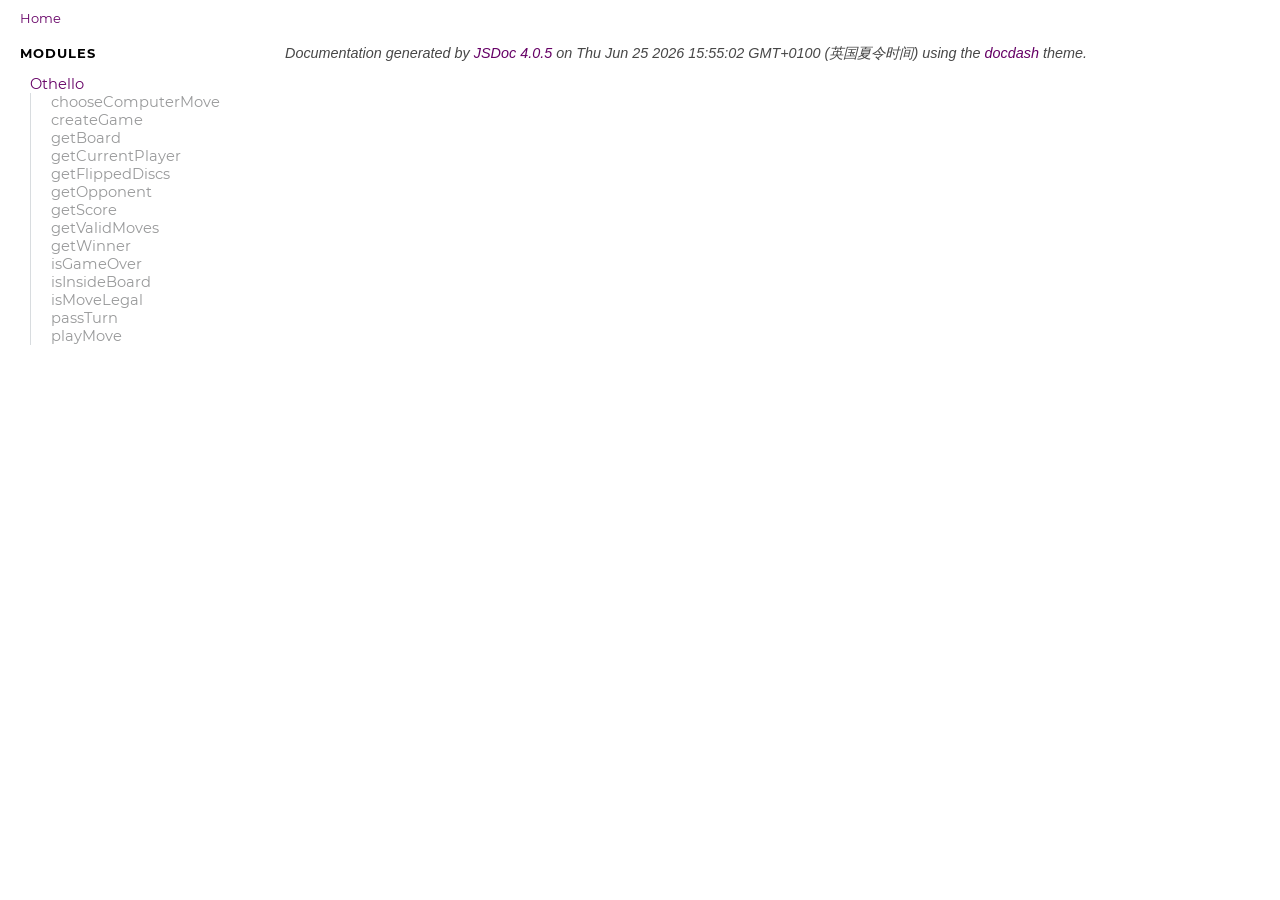
<file: docs/index.html>
<!DOCTYPE html>
<html lang="en">
<head>
    
    <meta charset="utf-8">
    <title>Home - Documentation</title>
    
    
    <script src="scripts/prettify/prettify.js"></script>
    <script src="scripts/prettify/lang-css.js"></script>
    <!--[if lt IE 9]>
      <script src="//html5shiv.googlecode.com/svn/trunk/html5.js"></script>
    <![endif]-->
    <link type="text/css" rel="stylesheet" href="styles/prettify.css">
    <link type="text/css" rel="stylesheet" href="styles/jsdoc.css">
    <script src="scripts/nav.js" defer></script>
    
    <meta name="viewport" content="width=device-width, initial-scale=1.0">
</head>
<body>

<input type="checkbox" id="nav-trigger" class="nav-trigger" />
<label for="nav-trigger" class="navicon-button x">
  <div class="navicon"></div>
</label>

<label for="nav-trigger" class="overlay"></label>

<nav >
    
    
    <h2><a href="index.html">Home</a></h2><h3>Modules</h3><ul><li><a href="module-Othello.html">Othello</a><ul class='methods'><li data-type='method'><a href="module-Othello.html#~chooseComputerMove">chooseComputerMove</a></li><li data-type='method'><a href="module-Othello.html#~createGame">createGame</a></li><li data-type='method'><a href="module-Othello.html#~getBoard">getBoard</a></li><li data-type='method'><a href="module-Othello.html#~getCurrentPlayer">getCurrentPlayer</a></li><li data-type='method'><a href="module-Othello.html#~getFlippedDiscs">getFlippedDiscs</a></li><li data-type='method'><a href="module-Othello.html#~getOpponent">getOpponent</a></li><li data-type='method'><a href="module-Othello.html#~getScore">getScore</a></li><li data-type='method'><a href="module-Othello.html#~getValidMoves">getValidMoves</a></li><li data-type='method'><a href="module-Othello.html#~getWinner">getWinner</a></li><li data-type='method'><a href="module-Othello.html#~isGameOver">isGameOver</a></li><li data-type='method'><a href="module-Othello.html#~isInsideBoard">isInsideBoard</a></li><li data-type='method'><a href="module-Othello.html#~isMoveLegal">isMoveLegal</a></li><li data-type='method'><a href="module-Othello.html#~passTurn">passTurn</a></li><li data-type='method'><a href="module-Othello.html#~playMove">playMove</a></li></ul></li></ul>
    
</nav>

<div id="main">
    

    



    


    <section class="package">
        <h3> </h3>		
    </section>









    








    
    
</div>

<br class="clear">

<footer>
    Documentation generated by <a href="https://github.com/jsdoc3/jsdoc">JSDoc 4.0.5</a> on Thu Jun 25 2026 15:55:02 GMT+0100 (英国夏令时间) using the <a href="https://github.com/clenemt/docdash">docdash</a> theme.
</footer>

<script>prettyPrint();</script>
<script src="scripts/polyfill.js"></script>
<script src="scripts/linenumber.js"></script>



    <link type="text/css" rel="stylesheet" href="custom.css">
    
</body>
</html>
</file>
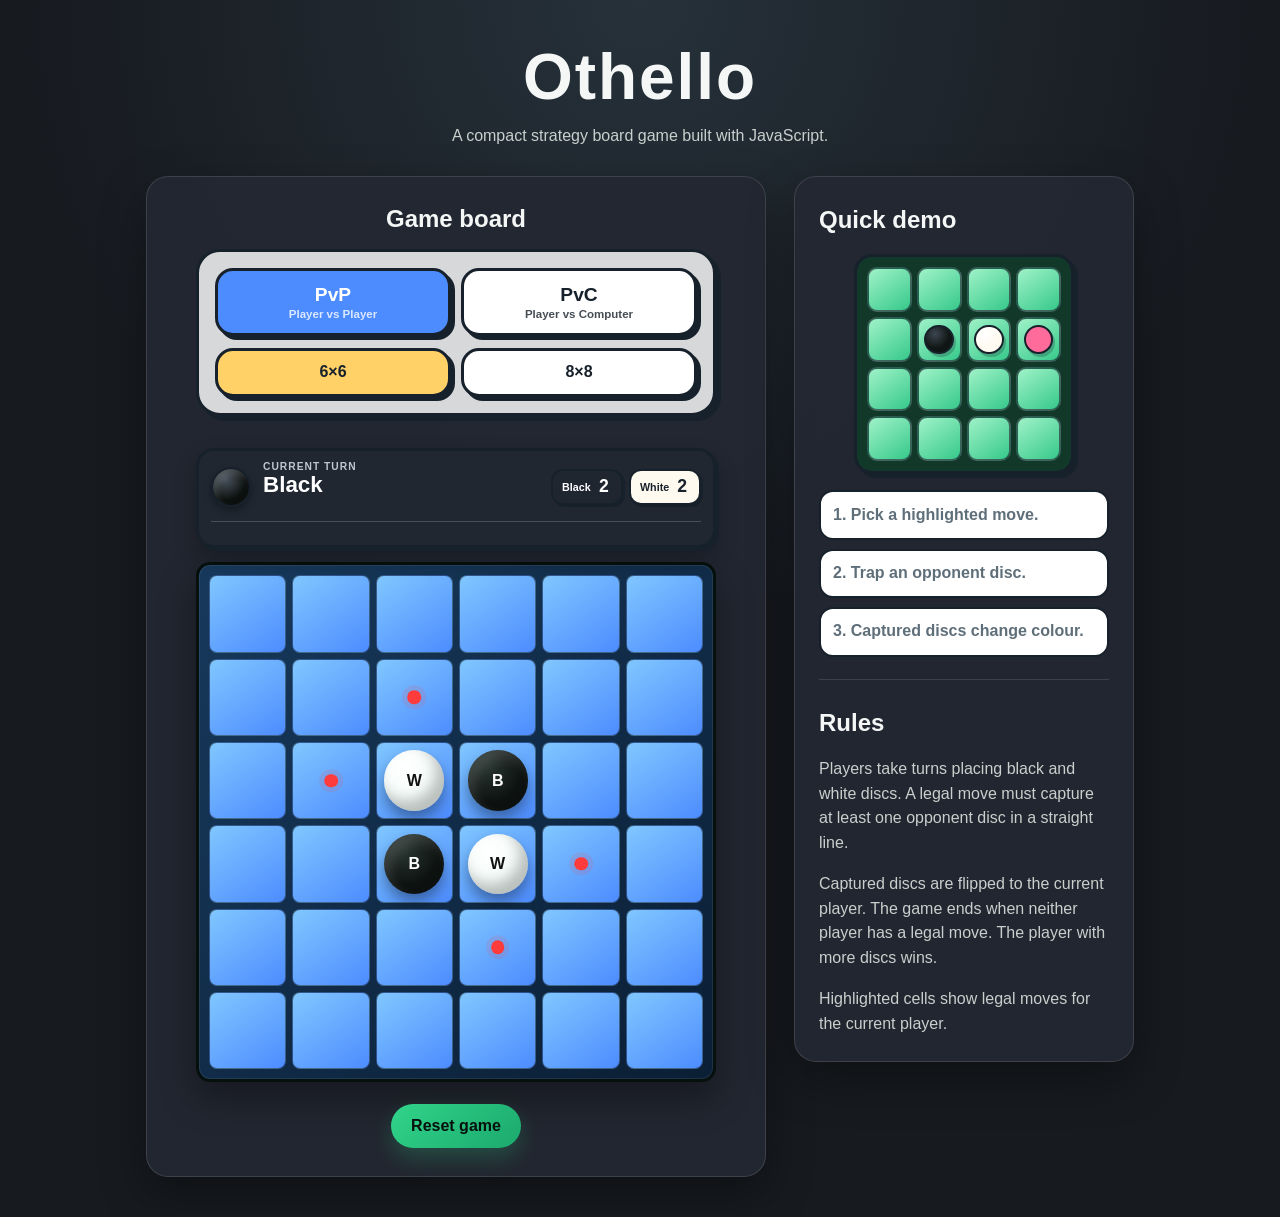
<file: web-app/index.html>
<!doctype html>
<html lang="en">
<head>
    <meta charset="utf-8">
    <meta
        name="viewport"
        content="width=device-width, initial-scale=1"
    >
    <title>Othello</title>
    <link rel="stylesheet" href="default.css">
    <link
        rel="icon"
        type="image/png"
        href="./assets/Icon.png"
    >
</head>
<body>
    <div class="page">
        <header class="hero">
            <h1>Othello</h1>
            <p>
                A compact strategy board game built with JavaScript.
            </p>
        </header>

        <main class="layout">
            <section
                class="game-card"
                aria-labelledby="game-heading"
            >
                <h2 id="game-heading">Game board</h2>

                <div class="control-card">
                    <div
                        class="mode-controls"
                        aria-label="Game mode selection"
                    >
                        <button
                            id="pvp-button"
                            class="mode-button active-mode
                                pvp-mode-button"
                            type="button"
                            aria-pressed="true"
                        >
                            <span class="mode-title">
                                PvP
                            </span>

                            <span class="mode-subtitle">
                                Player vs Player
                            </span>
                        </button>

                        <button
                            id="pvc-button"
                            class="mode-button pvc-mode-button"
                            type="button"
                            aria-pressed="false"
                        >
                            <span class="mode-title">
                                PvC
                            </span>

                            <span class="mode-subtitle">
                                Player vs Computer
                            </span>
                        </button>
                    </div>

                    <div
                        class="size-controls"
                        aria-label="Board size selection"
                    >
                        <button
                            id="size-6-button"
                            class="size-button active-size"
                            type="button"
                            aria-pressed="true"
                        >
                            6×6
                        </button>

                        <button
                            id="size-8-button"
                            class="size-button"
                            type="button"
                            aria-pressed="false"
                        >
                            8×8
                        </button>
                    </div>
                </div>

                <div
                    id="result-banner"
                    class="result-banner"
                    aria-live="polite"
                ></div>

                <section
                    id="turn-panel"
                    class="turn-panel black-turn"
                    aria-live="polite"
                    aria-atomic="true"
                >
                    <div class="turn-main">
                        <span
                            id="turn-disc"
                            class="turn-disc"
                            aria-hidden="true"
                        ></span>

                        <div class="turn-information">
                            <span class="turn-label">
                                Current turn
                            </span>

                            <strong
                                id="status"
                                class="status"
                            >
                                Black
                            </strong>

                            <span
                                id="turn-notice"
                                class="turn-notice"
                            ></span>
                        </div>

                        <div
                            class="compact-score-board"
                            aria-label="Current score"
                        >
                            <div class="compact-score black-compact-score">
                                <span class="compact-score-label">
                                    Black
                                </span>

                                <strong
                                    id="black-score"
                                    class="compact-score-number"
                                >
                                    2
                                </strong>
                            </div>

                            <div class="compact-score white-compact-score">
                                <span class="compact-score-label">
                                    White
                                </span>

                                <strong
                                    id="white-score"
                                    class="compact-score-number"
                                >
                                    2
                                </strong>
                            </div>
                        </div>
                    </div>

                    <p
                        id="message"
                        class="hud-message"
                        aria-live="polite"
                    ></p>
                </section>

                <div
                    id="board"
                    class="board"
                    aria-label="Othello board"
                ></div>

                <button
                    id="reset-button"
                    type="button"
                >
                    Reset game
                </button>
            </section>

            <aside class="rules-card">
                <section class="tutorial-card">
                    <h2>Quick demo</h2>

                    <div
                        class="tutorial-demo"
                        aria-label="Animated Othello move demonstration"
                    >
                        <div class="demo-board">
                            <span class="demo-cell"></span>
                            <span class="demo-cell"></span>
                            <span class="demo-cell"></span>
                            <span class="demo-cell"></span>

                            <span class="demo-cell"></span>
                            <span
                                class="demo-cell demo-black"
                            ></span>
                            <span
                                class="demo-cell demo-white demo-flip"
                            ></span>
                            <span
                                class="demo-cell demo-move"
                            ></span>

                            <span class="demo-cell"></span>
                            <span class="demo-cell"></span>
                            <span class="demo-cell"></span>
                            <span class="demo-cell"></span>

                            <span class="demo-cell"></span>
                            <span class="demo-cell"></span>
                            <span class="demo-cell"></span>
                            <span class="demo-cell"></span>
                        </div>

                        <div class="demo-caption">
                            <p>
                                <strong>1.</strong>
                                Pick a highlighted move.
                            </p>

                            <p>
                                <strong>2.</strong>
                                Trap an opponent disc.
                            </p>

                            <p>
                                <strong>3.</strong>
                                Captured discs change colour.
                            </p>
                        </div>
                    </div>
                </section>

                <h2>Rules</h2>

                <p>
                    Players take turns placing black and white
                    discs. A legal move must capture at least one
                    opponent disc in a straight line.
                </p>

                <p>
                    Captured discs are flipped to the current
                    player. The game ends when neither player has
                    a legal move. The player with more discs wins.
                </p>

                <p>
                    Highlighted cells show legal moves for the
                    current player.
                </p>
            </aside>
        </main>
    </div>

    <script type="module" src="main.js"></script>
</body>
</html>
</file>
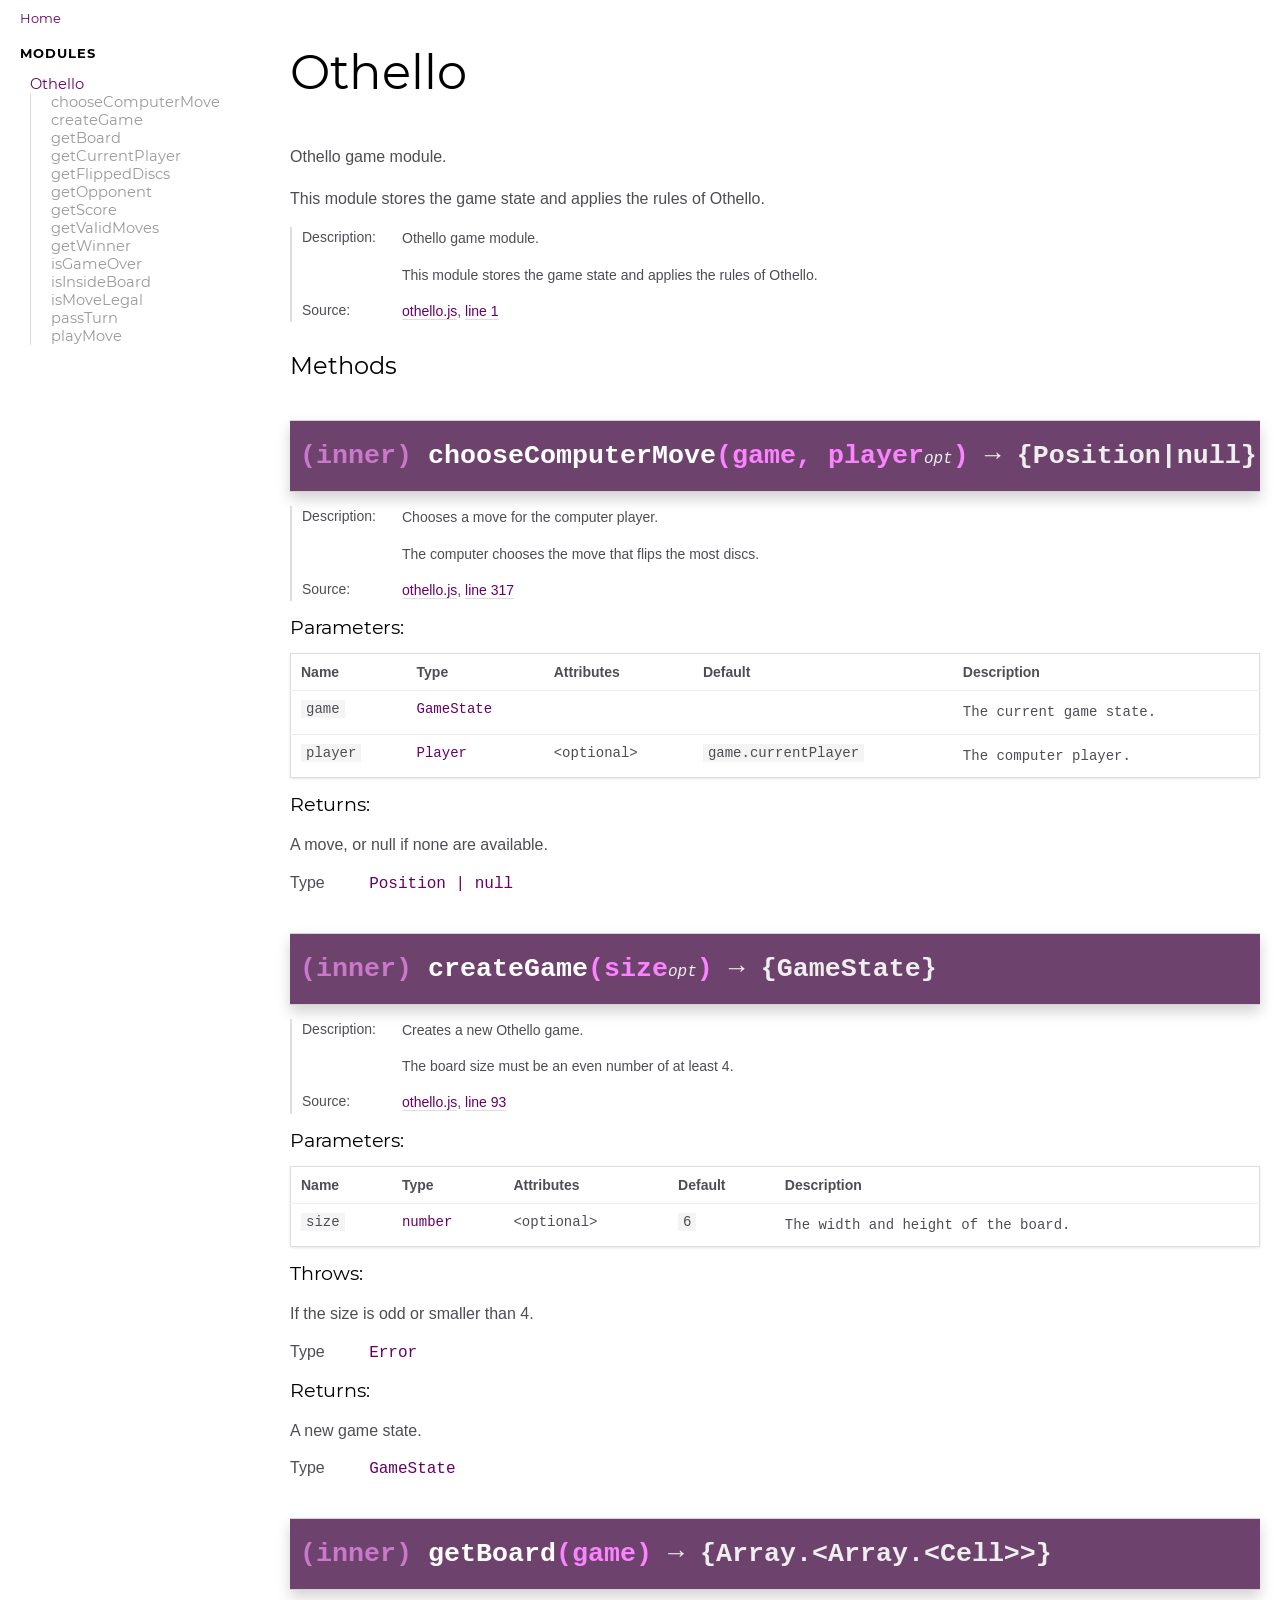
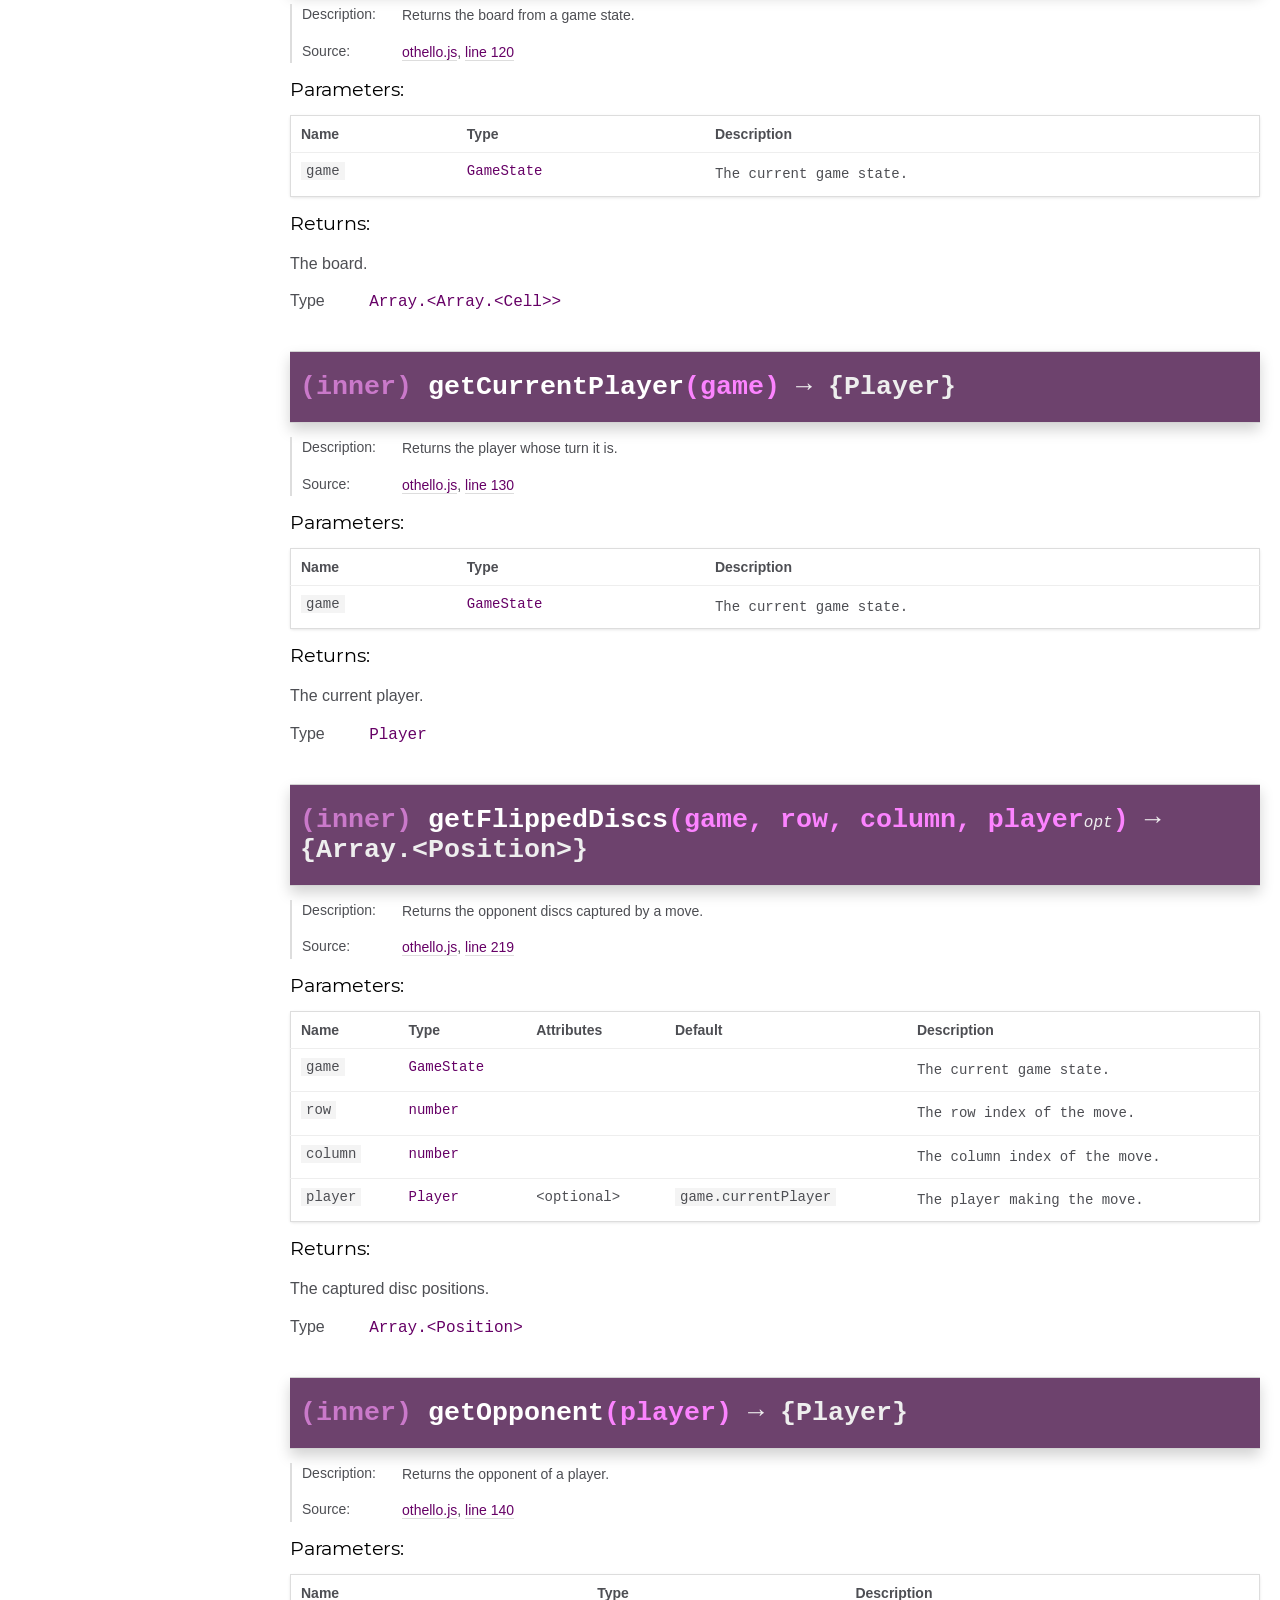
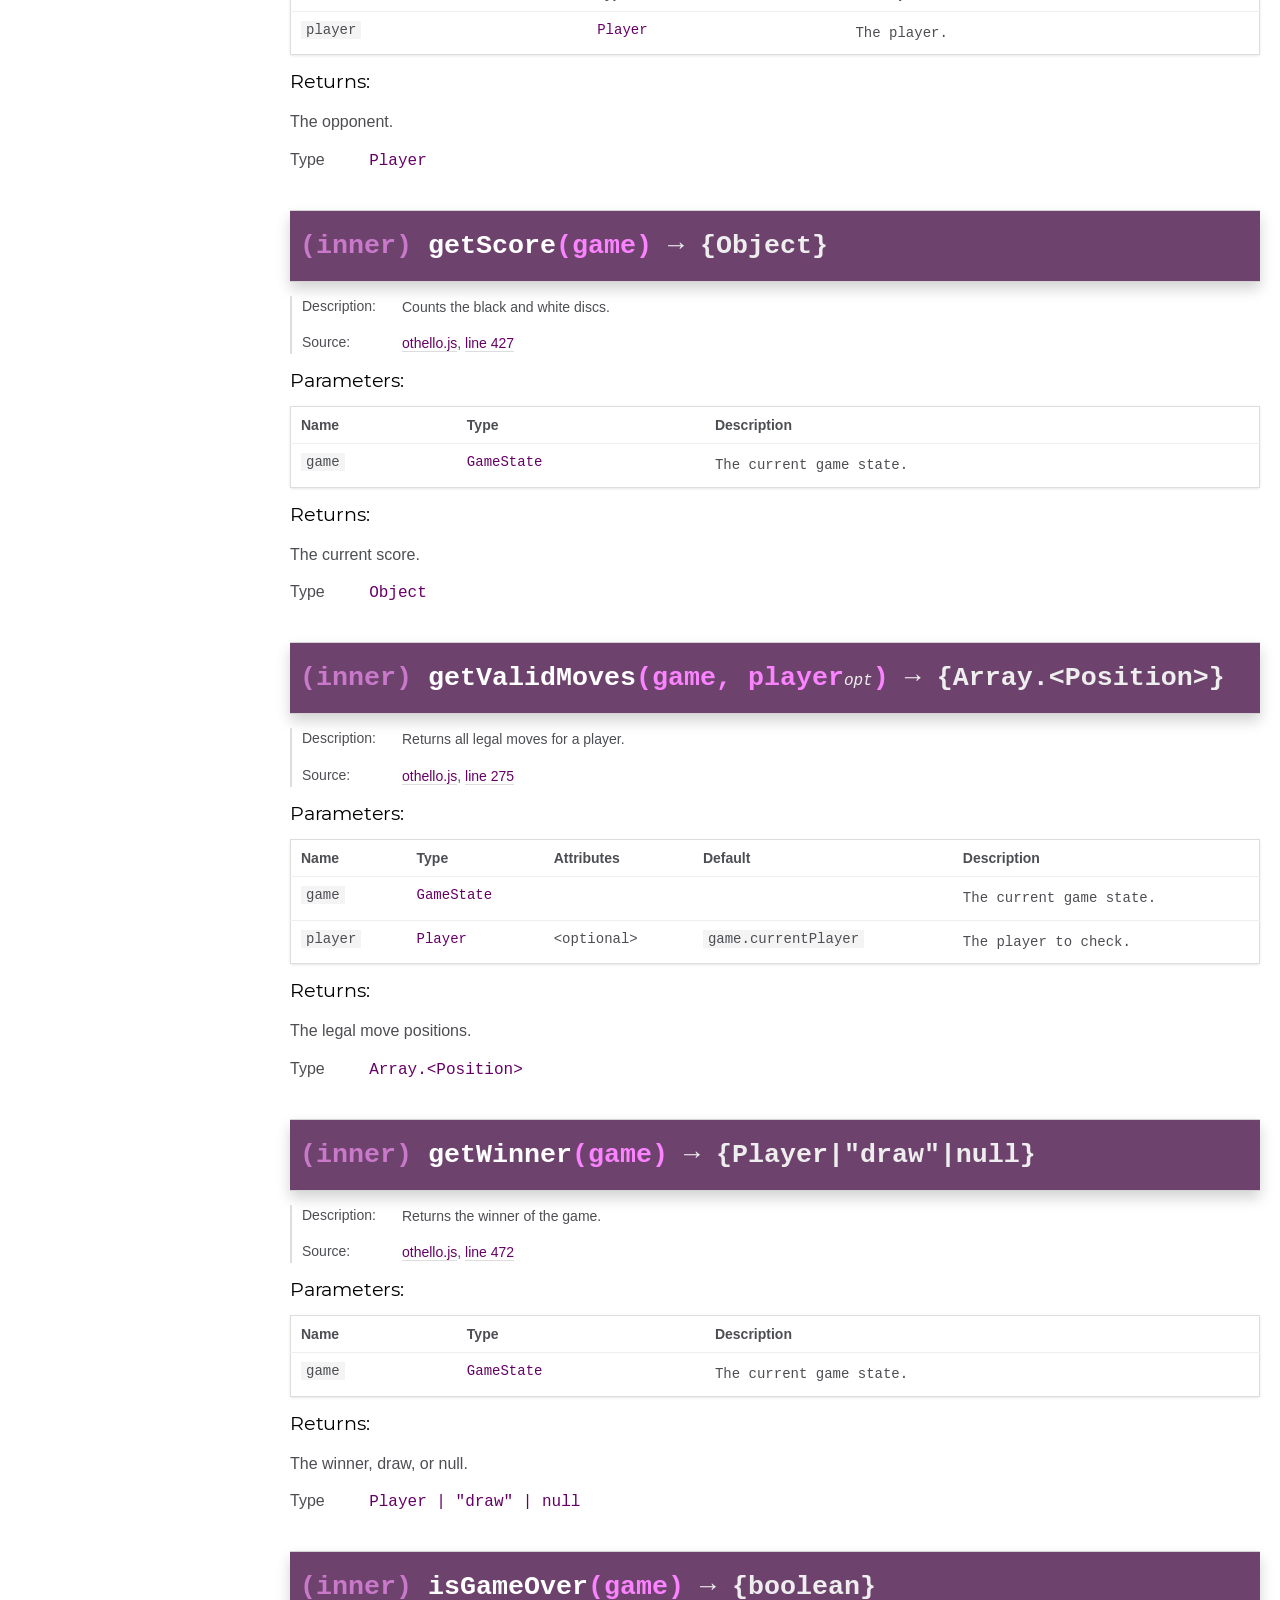
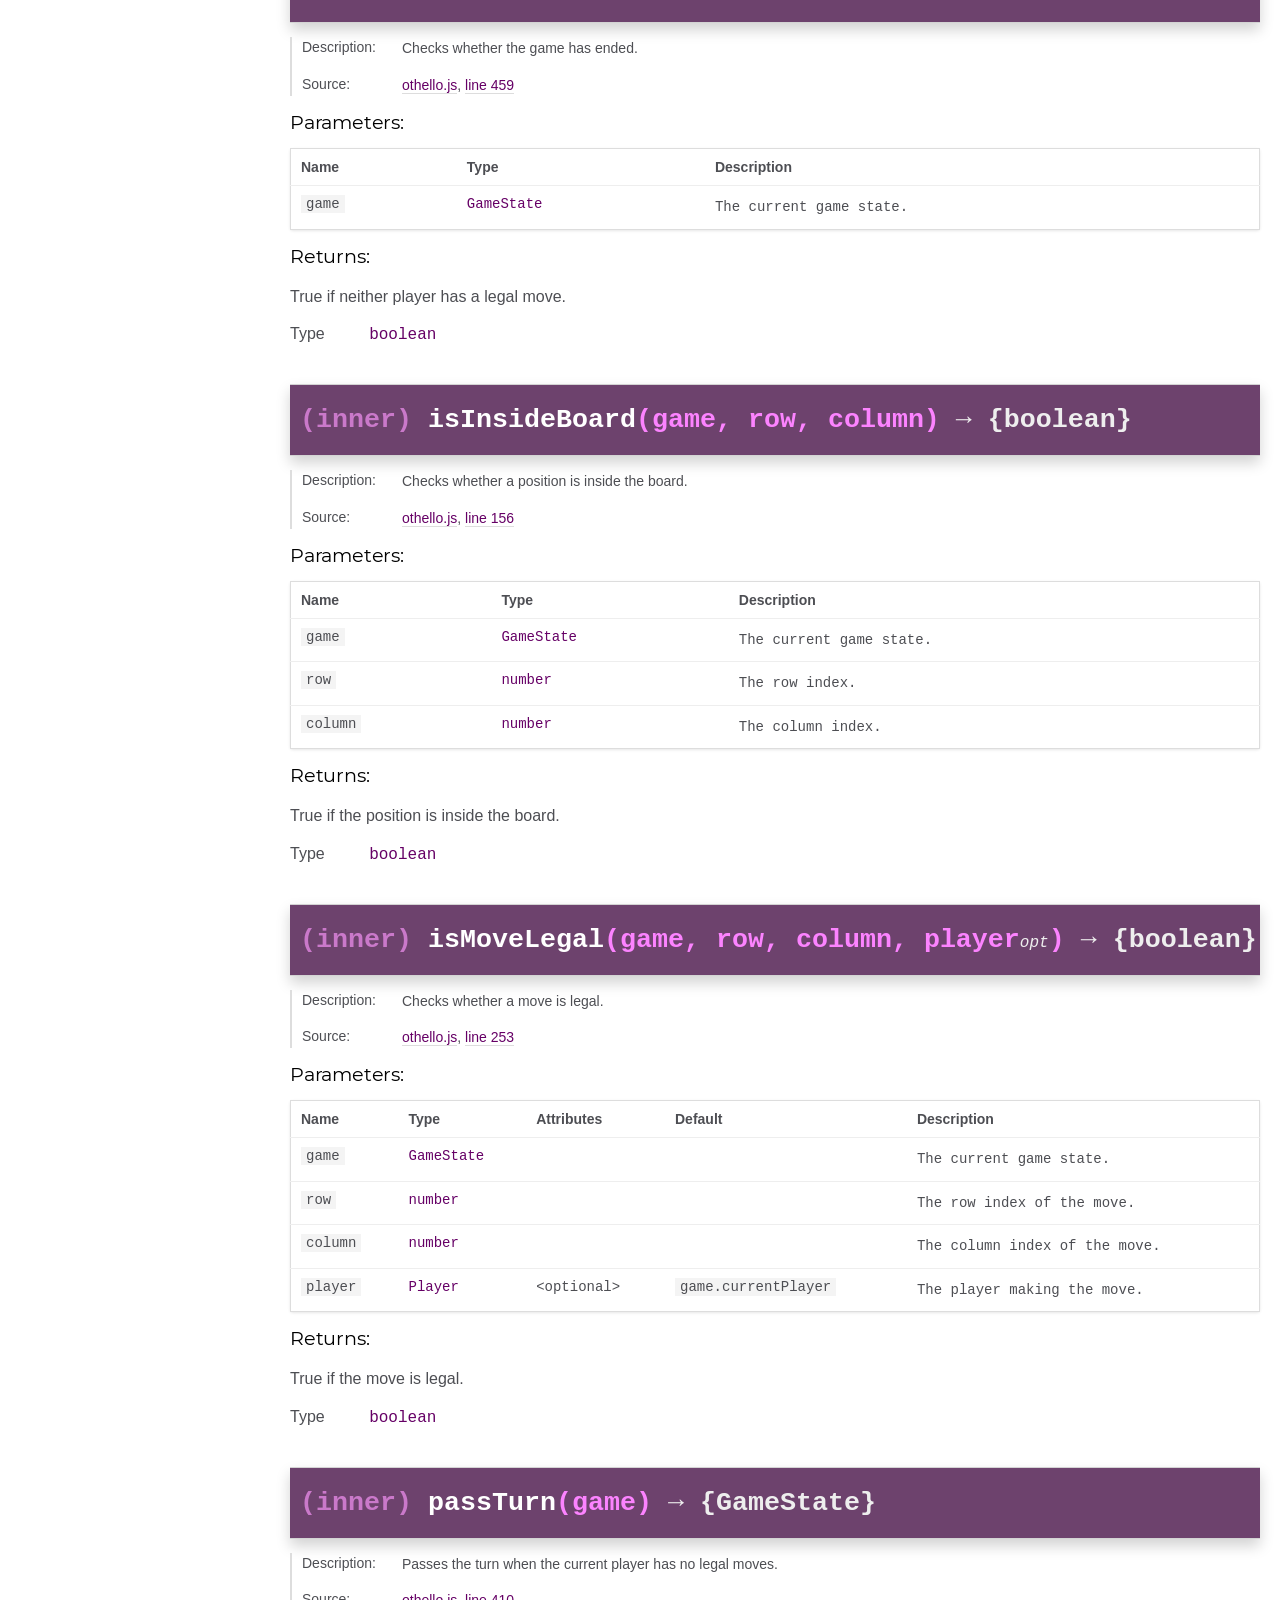
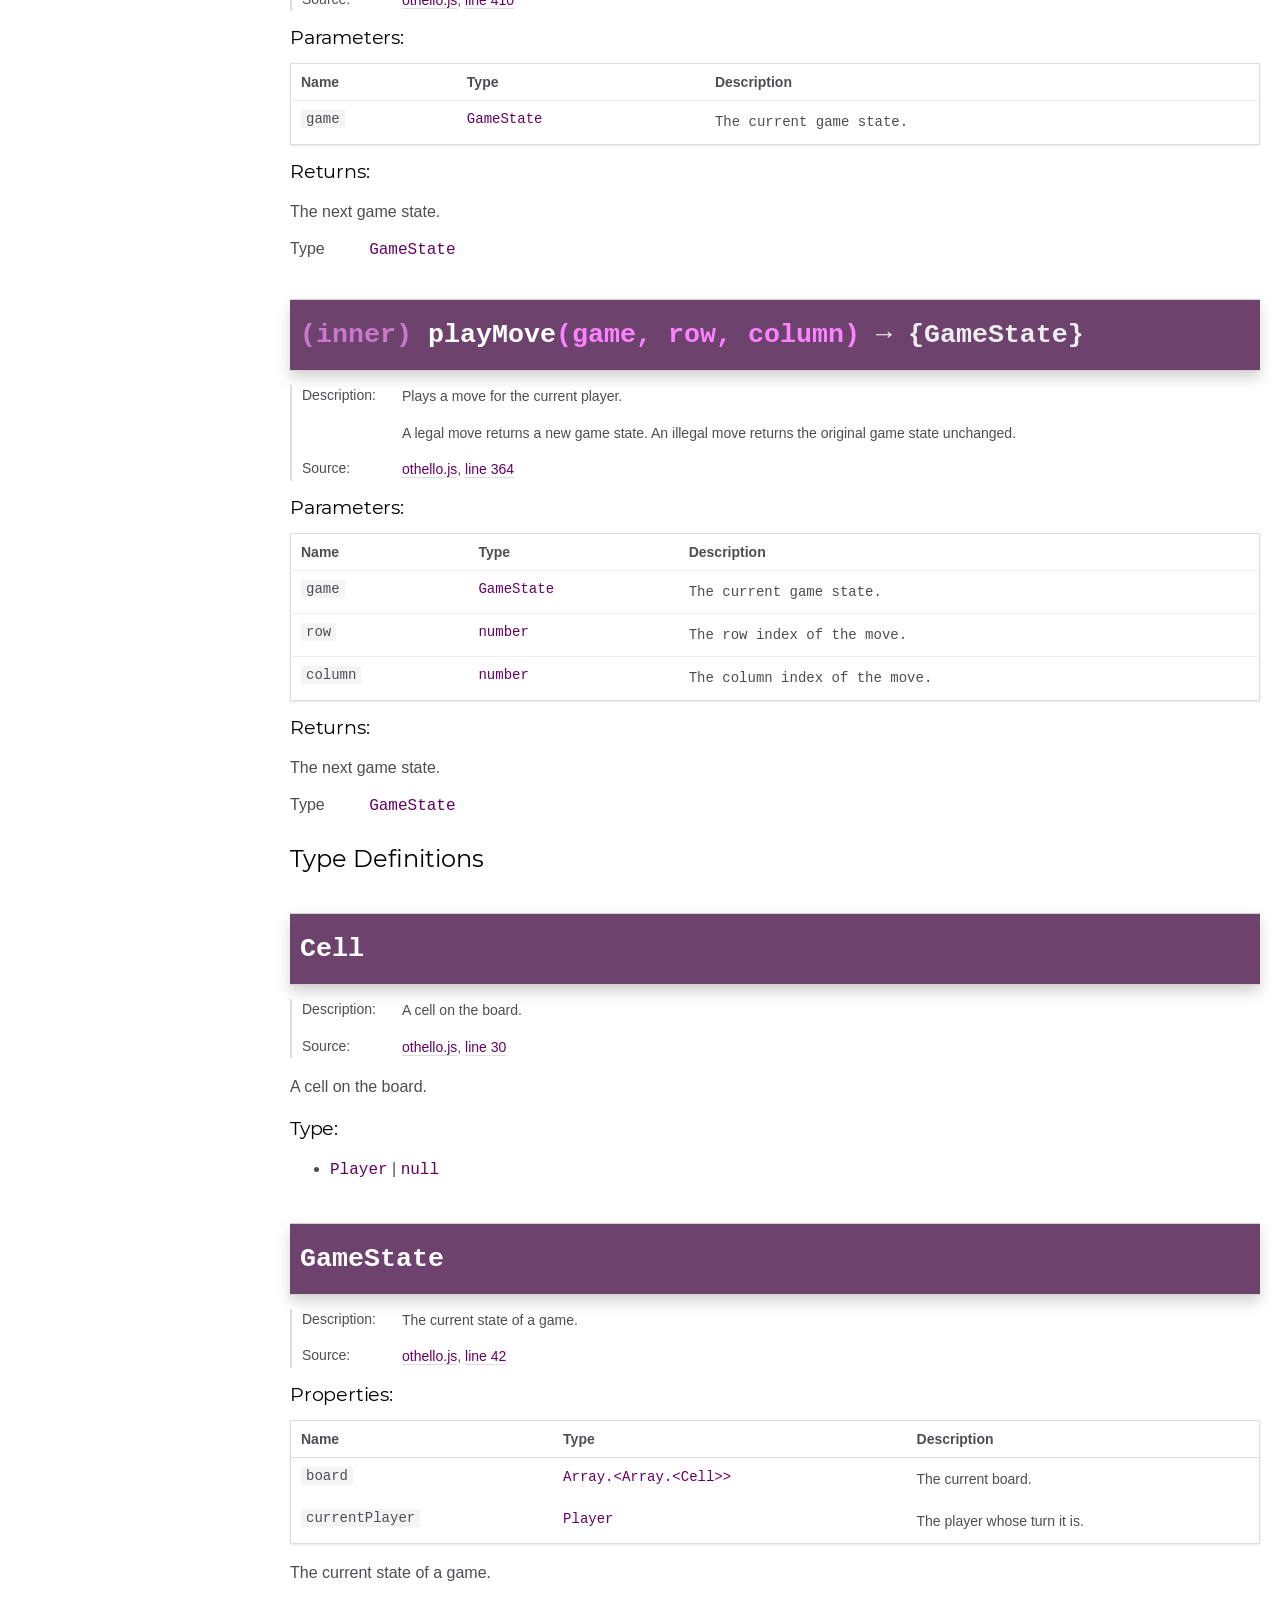
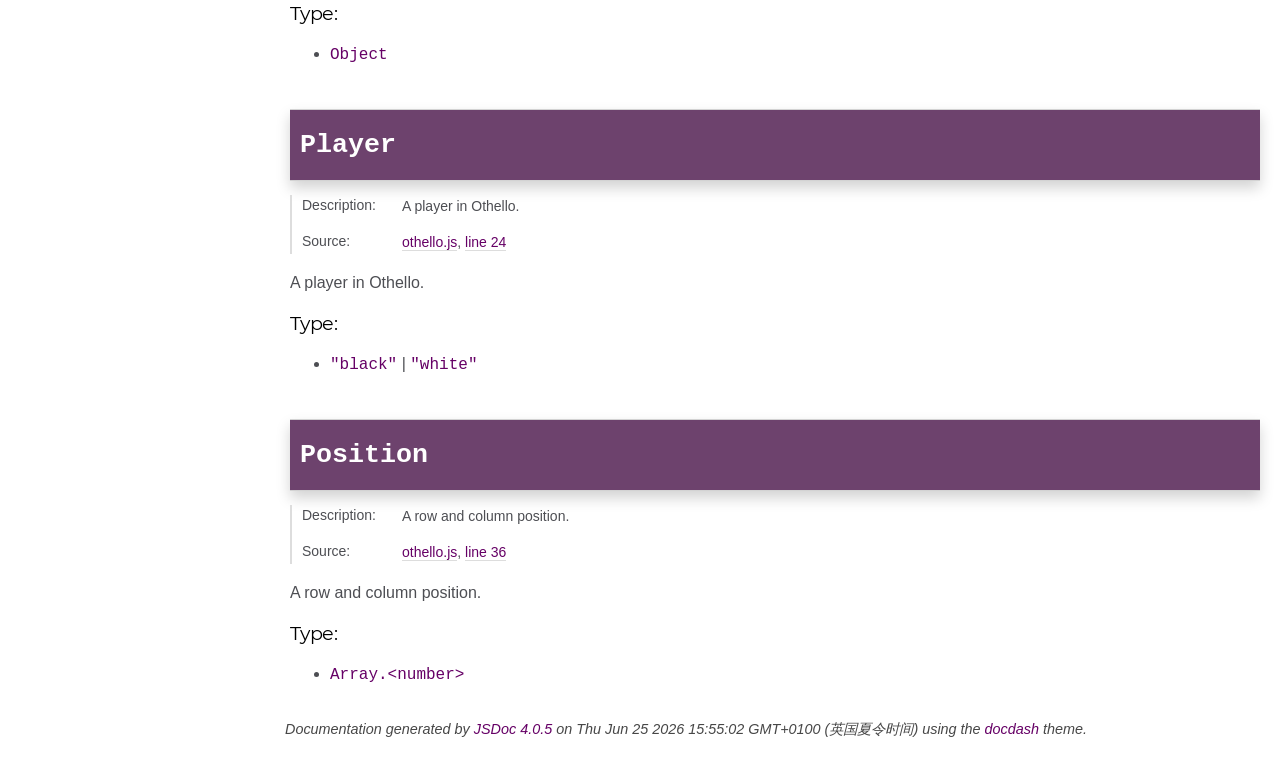
<file: docs/module-Othello.html>
<!DOCTYPE html>
<html lang="en">
<head>
    
    <meta charset="utf-8">
    <title>Othello - Documentation</title>
    
    
    <script src="scripts/prettify/prettify.js"></script>
    <script src="scripts/prettify/lang-css.js"></script>
    <!--[if lt IE 9]>
      <script src="//html5shiv.googlecode.com/svn/trunk/html5.js"></script>
    <![endif]-->
    <link type="text/css" rel="stylesheet" href="styles/prettify.css">
    <link type="text/css" rel="stylesheet" href="styles/jsdoc.css">
    <script src="scripts/nav.js" defer></script>
    
    <meta name="viewport" content="width=device-width, initial-scale=1.0">
</head>
<body>

<input type="checkbox" id="nav-trigger" class="nav-trigger" />
<label for="nav-trigger" class="navicon-button x">
  <div class="navicon"></div>
</label>

<label for="nav-trigger" class="overlay"></label>

<nav >
    
    
    <h2><a href="index.html">Home</a></h2><h3>Modules</h3><ul><li><a href="module-Othello.html">Othello</a><ul class='methods'><li data-type='method'><a href="module-Othello.html#~chooseComputerMove">chooseComputerMove</a></li><li data-type='method'><a href="module-Othello.html#~createGame">createGame</a></li><li data-type='method'><a href="module-Othello.html#~getBoard">getBoard</a></li><li data-type='method'><a href="module-Othello.html#~getCurrentPlayer">getCurrentPlayer</a></li><li data-type='method'><a href="module-Othello.html#~getFlippedDiscs">getFlippedDiscs</a></li><li data-type='method'><a href="module-Othello.html#~getOpponent">getOpponent</a></li><li data-type='method'><a href="module-Othello.html#~getScore">getScore</a></li><li data-type='method'><a href="module-Othello.html#~getValidMoves">getValidMoves</a></li><li data-type='method'><a href="module-Othello.html#~getWinner">getWinner</a></li><li data-type='method'><a href="module-Othello.html#~isGameOver">isGameOver</a></li><li data-type='method'><a href="module-Othello.html#~isInsideBoard">isInsideBoard</a></li><li data-type='method'><a href="module-Othello.html#~isMoveLegal">isMoveLegal</a></li><li data-type='method'><a href="module-Othello.html#~passTurn">passTurn</a></li><li data-type='method'><a href="module-Othello.html#~playMove">playMove</a></li></ul></li></ul>
    
</nav>

<div id="main">
    
    <h1 class="page-title">Othello</h1>
    

    




<section>

<header>
    
        
            
        
    
</header>

<article>
    
        <div class="container-overview">
        
            
                <div class="description usertext"><p>Othello game module.</p>
<p>This module stores the game state and applies the rules of Othello.</p></div>
            

            
                




<dl class="details">
    
    <dt class="tag-description">Description:</dt>
    <dd class="tag-description"><ul class="dummy"><li><p>Othello game module.</p>
<p>This module stores the game state and applies the rules of Othello.</p></li></ul></dd>
    

    
    <dt class="tag-source">Source:</dt>
    <dd class="tag-source"><ul class="dummy"><li>
        <a href="othello.js.html">othello.js</a>, <a href="othello.js.html#line1">line 1</a>
    </li></ul></dd>
    

    

    

    

    

    

    

    

    

    

    

    

    

    

    

    
</dl>






























            
        
        </div>
    

    

    

    
    
    

     

    

    

    
        <h3 class="subsection-title">Methods</h3>

        
            

    

    <h4 class="name" id="~chooseComputerMove"><span class="type-signature type-signature-inner">(inner) </span>chooseComputerMove<span class="signature">(game, player<span class="signature-attributes">opt</span>)</span><span class="type-signature"> &rarr; {Position|null}</span></h4>

    




<dl class="details">
    
    <dt class="tag-description">Description:</dt>
    <dd class="tag-description"><ul class="dummy"><li><p>Chooses a move for the computer player.</p>
<p>The computer chooses the move that flips the most discs.</p></li></ul></dd>
    

    
    <dt class="tag-source">Source:</dt>
    <dd class="tag-source"><ul class="dummy"><li>
        <a href="othello.js.html">othello.js</a>, <a href="othello.js.html#line317">line 317</a>
    </li></ul></dd>
    

    

    

    

    

    

    

    

    

    

    

    

    

    

    

    
</dl>













    <h5 class="h5-parameters">Parameters:</h5>
    

<table class="params">
    <thead>
    <tr>
        
        <th>Name</th>
        

        <th>Type</th>

        
        <th>Attributes</th>
        

        
        <th>Default</th>
        

        <th class="last">Description</th>
    </tr>
    </thead>

    <tbody>
    

        <tr>
            
                <td class="name"><code>game</code></td>
            

            <td class="type">
            
                
<span class="param-type">GameState</span>



            
            </td>

            
                <td class="attributes">
                

                

                
                </td>
            

            
                <td class="default">
                
                </td>
            

            <td class="description last"><p>The current game state.</p></td>
        </tr>

    

        <tr>
            
                <td class="name"><code>player</code></td>
            

            <td class="type">
            
                
<span class="param-type">Player</span>



            
            </td>

            
                <td class="attributes">
                
                    &lt;optional><br>
                

                

                
                </td>
            

            
                <td class="default">
                
                    <code>game.currentPlayer</code>
                
                </td>
            

            <td class="description last"><p>The computer player.</p></td>
        </tr>

    
    </tbody>
</table>
















<h5 class="h5-returns">Returns:</h5>

        
<div class="param-desc">
    <p>A move, or null if none are available.</p>
</div>



<dl class="param-type">
    <dt>
        Type
    </dt>
    <dd>
        
<span class="param-type">Position</span>
|

<span class="param-type">null</span>



    </dd>
</dl>

    



        
            

    

    <h4 class="name" id="~createGame"><span class="type-signature type-signature-inner">(inner) </span>createGame<span class="signature">(size<span class="signature-attributes">opt</span>)</span><span class="type-signature"> &rarr; {GameState}</span></h4>

    




<dl class="details">
    
    <dt class="tag-description">Description:</dt>
    <dd class="tag-description"><ul class="dummy"><li><p>Creates a new Othello game.</p>
<p>The board size must be an even number of at least 4.</p></li></ul></dd>
    

    
    <dt class="tag-source">Source:</dt>
    <dd class="tag-source"><ul class="dummy"><li>
        <a href="othello.js.html">othello.js</a>, <a href="othello.js.html#line93">line 93</a>
    </li></ul></dd>
    

    

    

    

    

    

    

    

    

    

    

    

    

    

    

    
</dl>













    <h5 class="h5-parameters">Parameters:</h5>
    

<table class="params">
    <thead>
    <tr>
        
        <th>Name</th>
        

        <th>Type</th>

        
        <th>Attributes</th>
        

        
        <th>Default</th>
        

        <th class="last">Description</th>
    </tr>
    </thead>

    <tbody>
    

        <tr>
            
                <td class="name"><code>size</code></td>
            

            <td class="type">
            
                
<span class="param-type">number</span>



            
            </td>

            
                <td class="attributes">
                
                    &lt;optional><br>
                

                

                
                </td>
            

            
                <td class="default">
                
                    <code>6</code>
                
                </td>
            

            <td class="description last"><p>The width and height of the board.</p></td>
        </tr>

    
    </tbody>
</table>














<h5 class="h5-throws">Throws:</h5>

        

<dl>
    <dt>
        <div class="param-desc usertext">
        <p>If the size is odd or smaller than 4.</p>
        </div>
    </dt>
    <dd></dd>
    <dt>
        <dl class="param-type">
            <dt>
                Type
            </dt>
            <dd>
                
<span class="param-type">Error</span>



            </dd>
        </dl>
    </dt>
    <dd></dd>
</dl>


    


<h5 class="h5-returns">Returns:</h5>

        
<div class="param-desc">
    <p>A new game state.</p>
</div>



<dl class="param-type">
    <dt>
        Type
    </dt>
    <dd>
        
<span class="param-type">GameState</span>



    </dd>
</dl>

    



        
            

    

    <h4 class="name" id="~getBoard"><span class="type-signature type-signature-inner">(inner) </span>getBoard<span class="signature">(game)</span><span class="type-signature"> &rarr; {Array.&lt;Array.&lt;Cell>>}</span></h4>

    




<dl class="details">
    
    <dt class="tag-description">Description:</dt>
    <dd class="tag-description"><ul class="dummy"><li><p>Returns the board from a game state.</p></li></ul></dd>
    

    
    <dt class="tag-source">Source:</dt>
    <dd class="tag-source"><ul class="dummy"><li>
        <a href="othello.js.html">othello.js</a>, <a href="othello.js.html#line120">line 120</a>
    </li></ul></dd>
    

    

    

    

    

    

    

    

    

    

    

    

    

    

    

    
</dl>













    <h5 class="h5-parameters">Parameters:</h5>
    

<table class="params">
    <thead>
    <tr>
        
        <th>Name</th>
        

        <th>Type</th>

        

        

        <th class="last">Description</th>
    </tr>
    </thead>

    <tbody>
    

        <tr>
            
                <td class="name"><code>game</code></td>
            

            <td class="type">
            
                
<span class="param-type">GameState</span>



            
            </td>

            

            

            <td class="description last"><p>The current game state.</p></td>
        </tr>

    
    </tbody>
</table>
















<h5 class="h5-returns">Returns:</h5>

        
<div class="param-desc">
    <p>The board.</p>
</div>



<dl class="param-type">
    <dt>
        Type
    </dt>
    <dd>
        
<span class="param-type">Array.&lt;Array.&lt;Cell>></span>



    </dd>
</dl>

    



        
            

    

    <h4 class="name" id="~getCurrentPlayer"><span class="type-signature type-signature-inner">(inner) </span>getCurrentPlayer<span class="signature">(game)</span><span class="type-signature"> &rarr; {Player}</span></h4>

    




<dl class="details">
    
    <dt class="tag-description">Description:</dt>
    <dd class="tag-description"><ul class="dummy"><li><p>Returns the player whose turn it is.</p></li></ul></dd>
    

    
    <dt class="tag-source">Source:</dt>
    <dd class="tag-source"><ul class="dummy"><li>
        <a href="othello.js.html">othello.js</a>, <a href="othello.js.html#line130">line 130</a>
    </li></ul></dd>
    

    

    

    

    

    

    

    

    

    

    

    

    

    

    

    
</dl>













    <h5 class="h5-parameters">Parameters:</h5>
    

<table class="params">
    <thead>
    <tr>
        
        <th>Name</th>
        

        <th>Type</th>

        

        

        <th class="last">Description</th>
    </tr>
    </thead>

    <tbody>
    

        <tr>
            
                <td class="name"><code>game</code></td>
            

            <td class="type">
            
                
<span class="param-type">GameState</span>



            
            </td>

            

            

            <td class="description last"><p>The current game state.</p></td>
        </tr>

    
    </tbody>
</table>
















<h5 class="h5-returns">Returns:</h5>

        
<div class="param-desc">
    <p>The current player.</p>
</div>



<dl class="param-type">
    <dt>
        Type
    </dt>
    <dd>
        
<span class="param-type">Player</span>



    </dd>
</dl>

    



        
            

    

    <h4 class="name" id="~getFlippedDiscs"><span class="type-signature type-signature-inner">(inner) </span>getFlippedDiscs<span class="signature">(game, row, column, player<span class="signature-attributes">opt</span>)</span><span class="type-signature"> &rarr; {Array.&lt;Position>}</span></h4>

    




<dl class="details">
    
    <dt class="tag-description">Description:</dt>
    <dd class="tag-description"><ul class="dummy"><li><p>Returns the opponent discs captured by a move.</p></li></ul></dd>
    

    
    <dt class="tag-source">Source:</dt>
    <dd class="tag-source"><ul class="dummy"><li>
        <a href="othello.js.html">othello.js</a>, <a href="othello.js.html#line219">line 219</a>
    </li></ul></dd>
    

    

    

    

    

    

    

    

    

    

    

    

    

    

    

    
</dl>













    <h5 class="h5-parameters">Parameters:</h5>
    

<table class="params">
    <thead>
    <tr>
        
        <th>Name</th>
        

        <th>Type</th>

        
        <th>Attributes</th>
        

        
        <th>Default</th>
        

        <th class="last">Description</th>
    </tr>
    </thead>

    <tbody>
    

        <tr>
            
                <td class="name"><code>game</code></td>
            

            <td class="type">
            
                
<span class="param-type">GameState</span>



            
            </td>

            
                <td class="attributes">
                

                

                
                </td>
            

            
                <td class="default">
                
                </td>
            

            <td class="description last"><p>The current game state.</p></td>
        </tr>

    

        <tr>
            
                <td class="name"><code>row</code></td>
            

            <td class="type">
            
                
<span class="param-type">number</span>



            
            </td>

            
                <td class="attributes">
                

                

                
                </td>
            

            
                <td class="default">
                
                </td>
            

            <td class="description last"><p>The row index of the move.</p></td>
        </tr>

    

        <tr>
            
                <td class="name"><code>column</code></td>
            

            <td class="type">
            
                
<span class="param-type">number</span>



            
            </td>

            
                <td class="attributes">
                

                

                
                </td>
            

            
                <td class="default">
                
                </td>
            

            <td class="description last"><p>The column index of the move.</p></td>
        </tr>

    

        <tr>
            
                <td class="name"><code>player</code></td>
            

            <td class="type">
            
                
<span class="param-type">Player</span>



            
            </td>

            
                <td class="attributes">
                
                    &lt;optional><br>
                

                

                
                </td>
            

            
                <td class="default">
                
                    <code>game.currentPlayer</code>
                
                </td>
            

            <td class="description last"><p>The player making the move.</p></td>
        </tr>

    
    </tbody>
</table>
















<h5 class="h5-returns">Returns:</h5>

        
<div class="param-desc">
    <p>The captured disc positions.</p>
</div>



<dl class="param-type">
    <dt>
        Type
    </dt>
    <dd>
        
<span class="param-type">Array.&lt;Position></span>



    </dd>
</dl>

    



        
            

    

    <h4 class="name" id="~getOpponent"><span class="type-signature type-signature-inner">(inner) </span>getOpponent<span class="signature">(player)</span><span class="type-signature"> &rarr; {Player}</span></h4>

    




<dl class="details">
    
    <dt class="tag-description">Description:</dt>
    <dd class="tag-description"><ul class="dummy"><li><p>Returns the opponent of a player.</p></li></ul></dd>
    

    
    <dt class="tag-source">Source:</dt>
    <dd class="tag-source"><ul class="dummy"><li>
        <a href="othello.js.html">othello.js</a>, <a href="othello.js.html#line140">line 140</a>
    </li></ul></dd>
    

    

    

    

    

    

    

    

    

    

    

    

    

    

    

    
</dl>













    <h5 class="h5-parameters">Parameters:</h5>
    

<table class="params">
    <thead>
    <tr>
        
        <th>Name</th>
        

        <th>Type</th>

        

        

        <th class="last">Description</th>
    </tr>
    </thead>

    <tbody>
    

        <tr>
            
                <td class="name"><code>player</code></td>
            

            <td class="type">
            
                
<span class="param-type">Player</span>



            
            </td>

            

            

            <td class="description last"><p>The player.</p></td>
        </tr>

    
    </tbody>
</table>
















<h5 class="h5-returns">Returns:</h5>

        
<div class="param-desc">
    <p>The opponent.</p>
</div>



<dl class="param-type">
    <dt>
        Type
    </dt>
    <dd>
        
<span class="param-type">Player</span>



    </dd>
</dl>

    



        
            

    

    <h4 class="name" id="~getScore"><span class="type-signature type-signature-inner">(inner) </span>getScore<span class="signature">(game)</span><span class="type-signature"> &rarr; {Object}</span></h4>

    




<dl class="details">
    
    <dt class="tag-description">Description:</dt>
    <dd class="tag-description"><ul class="dummy"><li><p>Counts the black and white discs.</p></li></ul></dd>
    

    
    <dt class="tag-source">Source:</dt>
    <dd class="tag-source"><ul class="dummy"><li>
        <a href="othello.js.html">othello.js</a>, <a href="othello.js.html#line427">line 427</a>
    </li></ul></dd>
    

    

    

    

    

    

    

    

    

    

    

    

    

    

    

    
</dl>













    <h5 class="h5-parameters">Parameters:</h5>
    

<table class="params">
    <thead>
    <tr>
        
        <th>Name</th>
        

        <th>Type</th>

        

        

        <th class="last">Description</th>
    </tr>
    </thead>

    <tbody>
    

        <tr>
            
                <td class="name"><code>game</code></td>
            

            <td class="type">
            
                
<span class="param-type">GameState</span>



            
            </td>

            

            

            <td class="description last"><p>The current game state.</p></td>
        </tr>

    
    </tbody>
</table>
















<h5 class="h5-returns">Returns:</h5>

        
<div class="param-desc">
    <p>The current score.</p>
</div>



<dl class="param-type">
    <dt>
        Type
    </dt>
    <dd>
        
<span class="param-type">Object</span>



    </dd>
</dl>

    



        
            

    

    <h4 class="name" id="~getValidMoves"><span class="type-signature type-signature-inner">(inner) </span>getValidMoves<span class="signature">(game, player<span class="signature-attributes">opt</span>)</span><span class="type-signature"> &rarr; {Array.&lt;Position>}</span></h4>

    




<dl class="details">
    
    <dt class="tag-description">Description:</dt>
    <dd class="tag-description"><ul class="dummy"><li><p>Returns all legal moves for a player.</p></li></ul></dd>
    

    
    <dt class="tag-source">Source:</dt>
    <dd class="tag-source"><ul class="dummy"><li>
        <a href="othello.js.html">othello.js</a>, <a href="othello.js.html#line275">line 275</a>
    </li></ul></dd>
    

    

    

    

    

    

    

    

    

    

    

    

    

    

    

    
</dl>













    <h5 class="h5-parameters">Parameters:</h5>
    

<table class="params">
    <thead>
    <tr>
        
        <th>Name</th>
        

        <th>Type</th>

        
        <th>Attributes</th>
        

        
        <th>Default</th>
        

        <th class="last">Description</th>
    </tr>
    </thead>

    <tbody>
    

        <tr>
            
                <td class="name"><code>game</code></td>
            

            <td class="type">
            
                
<span class="param-type">GameState</span>



            
            </td>

            
                <td class="attributes">
                

                

                
                </td>
            

            
                <td class="default">
                
                </td>
            

            <td class="description last"><p>The current game state.</p></td>
        </tr>

    

        <tr>
            
                <td class="name"><code>player</code></td>
            

            <td class="type">
            
                
<span class="param-type">Player</span>



            
            </td>

            
                <td class="attributes">
                
                    &lt;optional><br>
                

                

                
                </td>
            

            
                <td class="default">
                
                    <code>game.currentPlayer</code>
                
                </td>
            

            <td class="description last"><p>The player to check.</p></td>
        </tr>

    
    </tbody>
</table>
















<h5 class="h5-returns">Returns:</h5>

        
<div class="param-desc">
    <p>The legal move positions.</p>
</div>



<dl class="param-type">
    <dt>
        Type
    </dt>
    <dd>
        
<span class="param-type">Array.&lt;Position></span>



    </dd>
</dl>

    



        
            

    

    <h4 class="name" id="~getWinner"><span class="type-signature type-signature-inner">(inner) </span>getWinner<span class="signature">(game)</span><span class="type-signature"> &rarr; {Player|"draw"|null}</span></h4>

    




<dl class="details">
    
    <dt class="tag-description">Description:</dt>
    <dd class="tag-description"><ul class="dummy"><li><p>Returns the winner of the game.</p></li></ul></dd>
    

    
    <dt class="tag-source">Source:</dt>
    <dd class="tag-source"><ul class="dummy"><li>
        <a href="othello.js.html">othello.js</a>, <a href="othello.js.html#line472">line 472</a>
    </li></ul></dd>
    

    

    

    

    

    

    

    

    

    

    

    

    

    

    

    
</dl>













    <h5 class="h5-parameters">Parameters:</h5>
    

<table class="params">
    <thead>
    <tr>
        
        <th>Name</th>
        

        <th>Type</th>

        

        

        <th class="last">Description</th>
    </tr>
    </thead>

    <tbody>
    

        <tr>
            
                <td class="name"><code>game</code></td>
            

            <td class="type">
            
                
<span class="param-type">GameState</span>



            
            </td>

            

            

            <td class="description last"><p>The current game state.</p></td>
        </tr>

    
    </tbody>
</table>
















<h5 class="h5-returns">Returns:</h5>

        
<div class="param-desc">
    <p>The winner, draw, or null.</p>
</div>



<dl class="param-type">
    <dt>
        Type
    </dt>
    <dd>
        
<span class="param-type">Player</span>
|

<span class="param-type">"draw"</span>
|

<span class="param-type">null</span>



    </dd>
</dl>

    



        
            

    

    <h4 class="name" id="~isGameOver"><span class="type-signature type-signature-inner">(inner) </span>isGameOver<span class="signature">(game)</span><span class="type-signature"> &rarr; {boolean}</span></h4>

    




<dl class="details">
    
    <dt class="tag-description">Description:</dt>
    <dd class="tag-description"><ul class="dummy"><li><p>Checks whether the game has ended.</p></li></ul></dd>
    

    
    <dt class="tag-source">Source:</dt>
    <dd class="tag-source"><ul class="dummy"><li>
        <a href="othello.js.html">othello.js</a>, <a href="othello.js.html#line459">line 459</a>
    </li></ul></dd>
    

    

    

    

    

    

    

    

    

    

    

    

    

    

    

    
</dl>













    <h5 class="h5-parameters">Parameters:</h5>
    

<table class="params">
    <thead>
    <tr>
        
        <th>Name</th>
        

        <th>Type</th>

        

        

        <th class="last">Description</th>
    </tr>
    </thead>

    <tbody>
    

        <tr>
            
                <td class="name"><code>game</code></td>
            

            <td class="type">
            
                
<span class="param-type">GameState</span>



            
            </td>

            

            

            <td class="description last"><p>The current game state.</p></td>
        </tr>

    
    </tbody>
</table>
















<h5 class="h5-returns">Returns:</h5>

        
<div class="param-desc">
    <p>True if neither player has a legal move.</p>
</div>



<dl class="param-type">
    <dt>
        Type
    </dt>
    <dd>
        
<span class="param-type">boolean</span>



    </dd>
</dl>

    



        
            

    

    <h4 class="name" id="~isInsideBoard"><span class="type-signature type-signature-inner">(inner) </span>isInsideBoard<span class="signature">(game, row, column)</span><span class="type-signature"> &rarr; {boolean}</span></h4>

    




<dl class="details">
    
    <dt class="tag-description">Description:</dt>
    <dd class="tag-description"><ul class="dummy"><li><p>Checks whether a position is inside the board.</p></li></ul></dd>
    

    
    <dt class="tag-source">Source:</dt>
    <dd class="tag-source"><ul class="dummy"><li>
        <a href="othello.js.html">othello.js</a>, <a href="othello.js.html#line156">line 156</a>
    </li></ul></dd>
    

    

    

    

    

    

    

    

    

    

    

    

    

    

    

    
</dl>













    <h5 class="h5-parameters">Parameters:</h5>
    

<table class="params">
    <thead>
    <tr>
        
        <th>Name</th>
        

        <th>Type</th>

        

        

        <th class="last">Description</th>
    </tr>
    </thead>

    <tbody>
    

        <tr>
            
                <td class="name"><code>game</code></td>
            

            <td class="type">
            
                
<span class="param-type">GameState</span>



            
            </td>

            

            

            <td class="description last"><p>The current game state.</p></td>
        </tr>

    

        <tr>
            
                <td class="name"><code>row</code></td>
            

            <td class="type">
            
                
<span class="param-type">number</span>



            
            </td>

            

            

            <td class="description last"><p>The row index.</p></td>
        </tr>

    

        <tr>
            
                <td class="name"><code>column</code></td>
            

            <td class="type">
            
                
<span class="param-type">number</span>



            
            </td>

            

            

            <td class="description last"><p>The column index.</p></td>
        </tr>

    
    </tbody>
</table>
















<h5 class="h5-returns">Returns:</h5>

        
<div class="param-desc">
    <p>True if the position is inside the board.</p>
</div>



<dl class="param-type">
    <dt>
        Type
    </dt>
    <dd>
        
<span class="param-type">boolean</span>



    </dd>
</dl>

    



        
            

    

    <h4 class="name" id="~isMoveLegal"><span class="type-signature type-signature-inner">(inner) </span>isMoveLegal<span class="signature">(game, row, column, player<span class="signature-attributes">opt</span>)</span><span class="type-signature"> &rarr; {boolean}</span></h4>

    




<dl class="details">
    
    <dt class="tag-description">Description:</dt>
    <dd class="tag-description"><ul class="dummy"><li><p>Checks whether a move is legal.</p></li></ul></dd>
    

    
    <dt class="tag-source">Source:</dt>
    <dd class="tag-source"><ul class="dummy"><li>
        <a href="othello.js.html">othello.js</a>, <a href="othello.js.html#line253">line 253</a>
    </li></ul></dd>
    

    

    

    

    

    

    

    

    

    

    

    

    

    

    

    
</dl>













    <h5 class="h5-parameters">Parameters:</h5>
    

<table class="params">
    <thead>
    <tr>
        
        <th>Name</th>
        

        <th>Type</th>

        
        <th>Attributes</th>
        

        
        <th>Default</th>
        

        <th class="last">Description</th>
    </tr>
    </thead>

    <tbody>
    

        <tr>
            
                <td class="name"><code>game</code></td>
            

            <td class="type">
            
                
<span class="param-type">GameState</span>



            
            </td>

            
                <td class="attributes">
                

                

                
                </td>
            

            
                <td class="default">
                
                </td>
            

            <td class="description last"><p>The current game state.</p></td>
        </tr>

    

        <tr>
            
                <td class="name"><code>row</code></td>
            

            <td class="type">
            
                
<span class="param-type">number</span>



            
            </td>

            
                <td class="attributes">
                

                

                
                </td>
            

            
                <td class="default">
                
                </td>
            

            <td class="description last"><p>The row index of the move.</p></td>
        </tr>

    

        <tr>
            
                <td class="name"><code>column</code></td>
            

            <td class="type">
            
                
<span class="param-type">number</span>



            
            </td>

            
                <td class="attributes">
                

                

                
                </td>
            

            
                <td class="default">
                
                </td>
            

            <td class="description last"><p>The column index of the move.</p></td>
        </tr>

    

        <tr>
            
                <td class="name"><code>player</code></td>
            

            <td class="type">
            
                
<span class="param-type">Player</span>



            
            </td>

            
                <td class="attributes">
                
                    &lt;optional><br>
                

                

                
                </td>
            

            
                <td class="default">
                
                    <code>game.currentPlayer</code>
                
                </td>
            

            <td class="description last"><p>The player making the move.</p></td>
        </tr>

    
    </tbody>
</table>
















<h5 class="h5-returns">Returns:</h5>

        
<div class="param-desc">
    <p>True if the move is legal.</p>
</div>



<dl class="param-type">
    <dt>
        Type
    </dt>
    <dd>
        
<span class="param-type">boolean</span>



    </dd>
</dl>

    



        
            

    

    <h4 class="name" id="~passTurn"><span class="type-signature type-signature-inner">(inner) </span>passTurn<span class="signature">(game)</span><span class="type-signature"> &rarr; {GameState}</span></h4>

    




<dl class="details">
    
    <dt class="tag-description">Description:</dt>
    <dd class="tag-description"><ul class="dummy"><li><p>Passes the turn when the current player has no legal moves.</p></li></ul></dd>
    

    
    <dt class="tag-source">Source:</dt>
    <dd class="tag-source"><ul class="dummy"><li>
        <a href="othello.js.html">othello.js</a>, <a href="othello.js.html#line410">line 410</a>
    </li></ul></dd>
    

    

    

    

    

    

    

    

    

    

    

    

    

    

    

    
</dl>













    <h5 class="h5-parameters">Parameters:</h5>
    

<table class="params">
    <thead>
    <tr>
        
        <th>Name</th>
        

        <th>Type</th>

        

        

        <th class="last">Description</th>
    </tr>
    </thead>

    <tbody>
    

        <tr>
            
                <td class="name"><code>game</code></td>
            

            <td class="type">
            
                
<span class="param-type">GameState</span>



            
            </td>

            

            

            <td class="description last"><p>The current game state.</p></td>
        </tr>

    
    </tbody>
</table>
















<h5 class="h5-returns">Returns:</h5>

        
<div class="param-desc">
    <p>The next game state.</p>
</div>



<dl class="param-type">
    <dt>
        Type
    </dt>
    <dd>
        
<span class="param-type">GameState</span>



    </dd>
</dl>

    



        
            

    

    <h4 class="name" id="~playMove"><span class="type-signature type-signature-inner">(inner) </span>playMove<span class="signature">(game, row, column)</span><span class="type-signature"> &rarr; {GameState}</span></h4>

    




<dl class="details">
    
    <dt class="tag-description">Description:</dt>
    <dd class="tag-description"><ul class="dummy"><li><p>Plays a move for the current player.</p>
<p>A legal move returns a new game state. An illegal move returns the original
game state unchanged.</p></li></ul></dd>
    

    
    <dt class="tag-source">Source:</dt>
    <dd class="tag-source"><ul class="dummy"><li>
        <a href="othello.js.html">othello.js</a>, <a href="othello.js.html#line364">line 364</a>
    </li></ul></dd>
    

    

    

    

    

    

    

    

    

    

    

    

    

    

    

    
</dl>













    <h5 class="h5-parameters">Parameters:</h5>
    

<table class="params">
    <thead>
    <tr>
        
        <th>Name</th>
        

        <th>Type</th>

        

        

        <th class="last">Description</th>
    </tr>
    </thead>

    <tbody>
    

        <tr>
            
                <td class="name"><code>game</code></td>
            

            <td class="type">
            
                
<span class="param-type">GameState</span>



            
            </td>

            

            

            <td class="description last"><p>The current game state.</p></td>
        </tr>

    

        <tr>
            
                <td class="name"><code>row</code></td>
            

            <td class="type">
            
                
<span class="param-type">number</span>



            
            </td>

            

            

            <td class="description last"><p>The row index of the move.</p></td>
        </tr>

    

        <tr>
            
                <td class="name"><code>column</code></td>
            

            <td class="type">
            
                
<span class="param-type">number</span>



            
            </td>

            

            

            <td class="description last"><p>The column index of the move.</p></td>
        </tr>

    
    </tbody>
</table>
















<h5 class="h5-returns">Returns:</h5>

        
<div class="param-desc">
    <p>The next game state.</p>
</div>



<dl class="param-type">
    <dt>
        Type
    </dt>
    <dd>
        
<span class="param-type">GameState</span>



    </dd>
</dl>

    



        
    

    
        <h3 class="subsection-title">Type Definitions</h3>

        
                
<h4 class="name" id="~Cell">Cell</h4>





<dl class="details">
    
    <dt class="tag-description">Description:</dt>
    <dd class="tag-description"><ul class="dummy"><li><p>A cell on the board.</p></li></ul></dd>
    

    
    <dt class="tag-source">Source:</dt>
    <dd class="tag-source"><ul class="dummy"><li>
        <a href="othello.js.html">othello.js</a>, <a href="othello.js.html#line30">line 30</a>
    </li></ul></dd>
    

    

    

    

    

    

    

    

    

    

    

    

    

    

    

    
</dl>





<div class="description usertext">
    <p>A cell on the board.</p>
</div>



    <h5 class="h5-types">Type:</h5>
    <ul>
        <li>
            
<span class="param-type">Player</span>
|

<span class="param-type">null</span>



        </li>
    </ul>






            
                
<h4 class="name" id="~GameState">GameState</h4>





<dl class="details">
    
    <dt class="tag-description">Description:</dt>
    <dd class="tag-description"><ul class="dummy"><li><p>The current state of a game.</p></li></ul></dd>
    

    
    <dt class="tag-source">Source:</dt>
    <dd class="tag-source"><ul class="dummy"><li>
        <a href="othello.js.html">othello.js</a>, <a href="othello.js.html#line42">line 42</a>
    </li></ul></dd>
    

    

    

    

    

    

    

    

    

    

    

    

    

    

    

    
</dl>



    <h5 class="subsection-title">Properties:</h5>

    

<table class="props">
    <thead>
    <tr>
        
        <th>Name</th>
        

        <th>Type</th>

        

        

        <th class="last">Description</th>
    </tr>
    </thead>

    <tbody>
    

        <tr>
            
                <td class="name"><code>board</code></td>
            

            <td class="type">
            
                
<span class="param-type">Array.&lt;Array.&lt;Cell>></span>



            
            </td>

            

            

            <td class="description last"><p>The current board.</p></td>
        </tr>

    

        <tr>
            
                <td class="name"><code>currentPlayer</code></td>
            

            <td class="type">
            
                
<span class="param-type">Player</span>



            
            </td>

            

            

            <td class="description last"><p>The player whose turn it is.</p></td>
        </tr>

    
    </tbody>
</table>






<div class="description usertext">
    <p>The current state of a game.</p>
</div>



    <h5 class="h5-types">Type:</h5>
    <ul>
        <li>
            
<span class="param-type">Object</span>



        </li>
    </ul>






            
                
<h4 class="name" id="~Player">Player</h4>





<dl class="details">
    
    <dt class="tag-description">Description:</dt>
    <dd class="tag-description"><ul class="dummy"><li><p>A player in Othello.</p></li></ul></dd>
    

    
    <dt class="tag-source">Source:</dt>
    <dd class="tag-source"><ul class="dummy"><li>
        <a href="othello.js.html">othello.js</a>, <a href="othello.js.html#line24">line 24</a>
    </li></ul></dd>
    

    

    

    

    

    

    

    

    

    

    

    

    

    

    

    
</dl>





<div class="description usertext">
    <p>A player in Othello.</p>
</div>



    <h5 class="h5-types">Type:</h5>
    <ul>
        <li>
            
<span class="param-type">"black"</span>
|

<span class="param-type">"white"</span>



        </li>
    </ul>






            
                
<h4 class="name" id="~Position">Position</h4>





<dl class="details">
    
    <dt class="tag-description">Description:</dt>
    <dd class="tag-description"><ul class="dummy"><li><p>A row and column position.</p></li></ul></dd>
    

    
    <dt class="tag-source">Source:</dt>
    <dd class="tag-source"><ul class="dummy"><li>
        <a href="othello.js.html">othello.js</a>, <a href="othello.js.html#line36">line 36</a>
    </li></ul></dd>
    

    

    

    

    

    

    

    

    

    

    

    

    

    

    

    
</dl>





<div class="description usertext">
    <p>A row and column position.</p>
</div>



    <h5 class="h5-types">Type:</h5>
    <ul>
        <li>
            
<span class="param-type">Array.&lt;number></span>



        </li>
    </ul>






            
    

    
</article>

</section>




    
    
</div>

<br class="clear">

<footer>
    Documentation generated by <a href="https://github.com/jsdoc3/jsdoc">JSDoc 4.0.5</a> on Thu Jun 25 2026 15:55:02 GMT+0100 (英国夏令时间) using the <a href="https://github.com/clenemt/docdash">docdash</a> theme.
</footer>

<script>prettyPrint();</script>
<script src="scripts/polyfill.js"></script>
<script src="scripts/linenumber.js"></script>



    <link type="text/css" rel="stylesheet" href="custom.css">
    
</body>
</html>
</file>
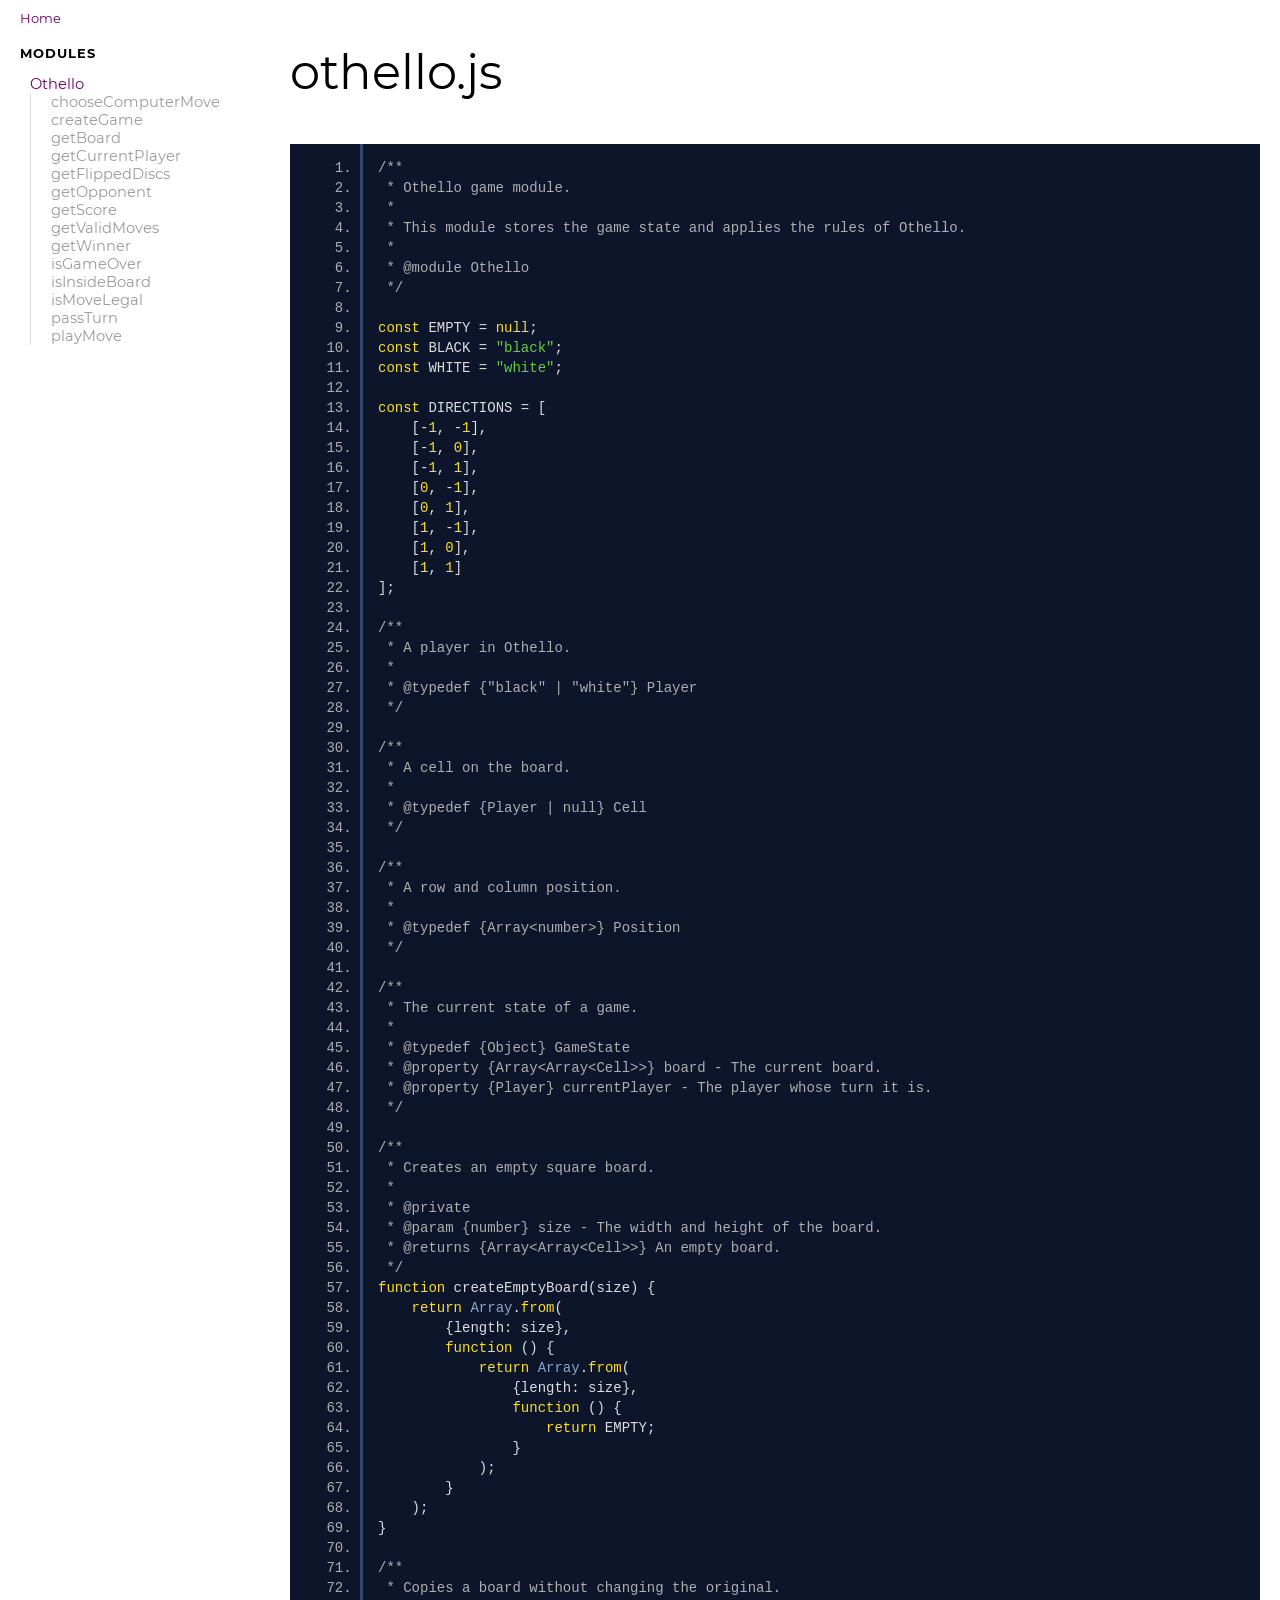
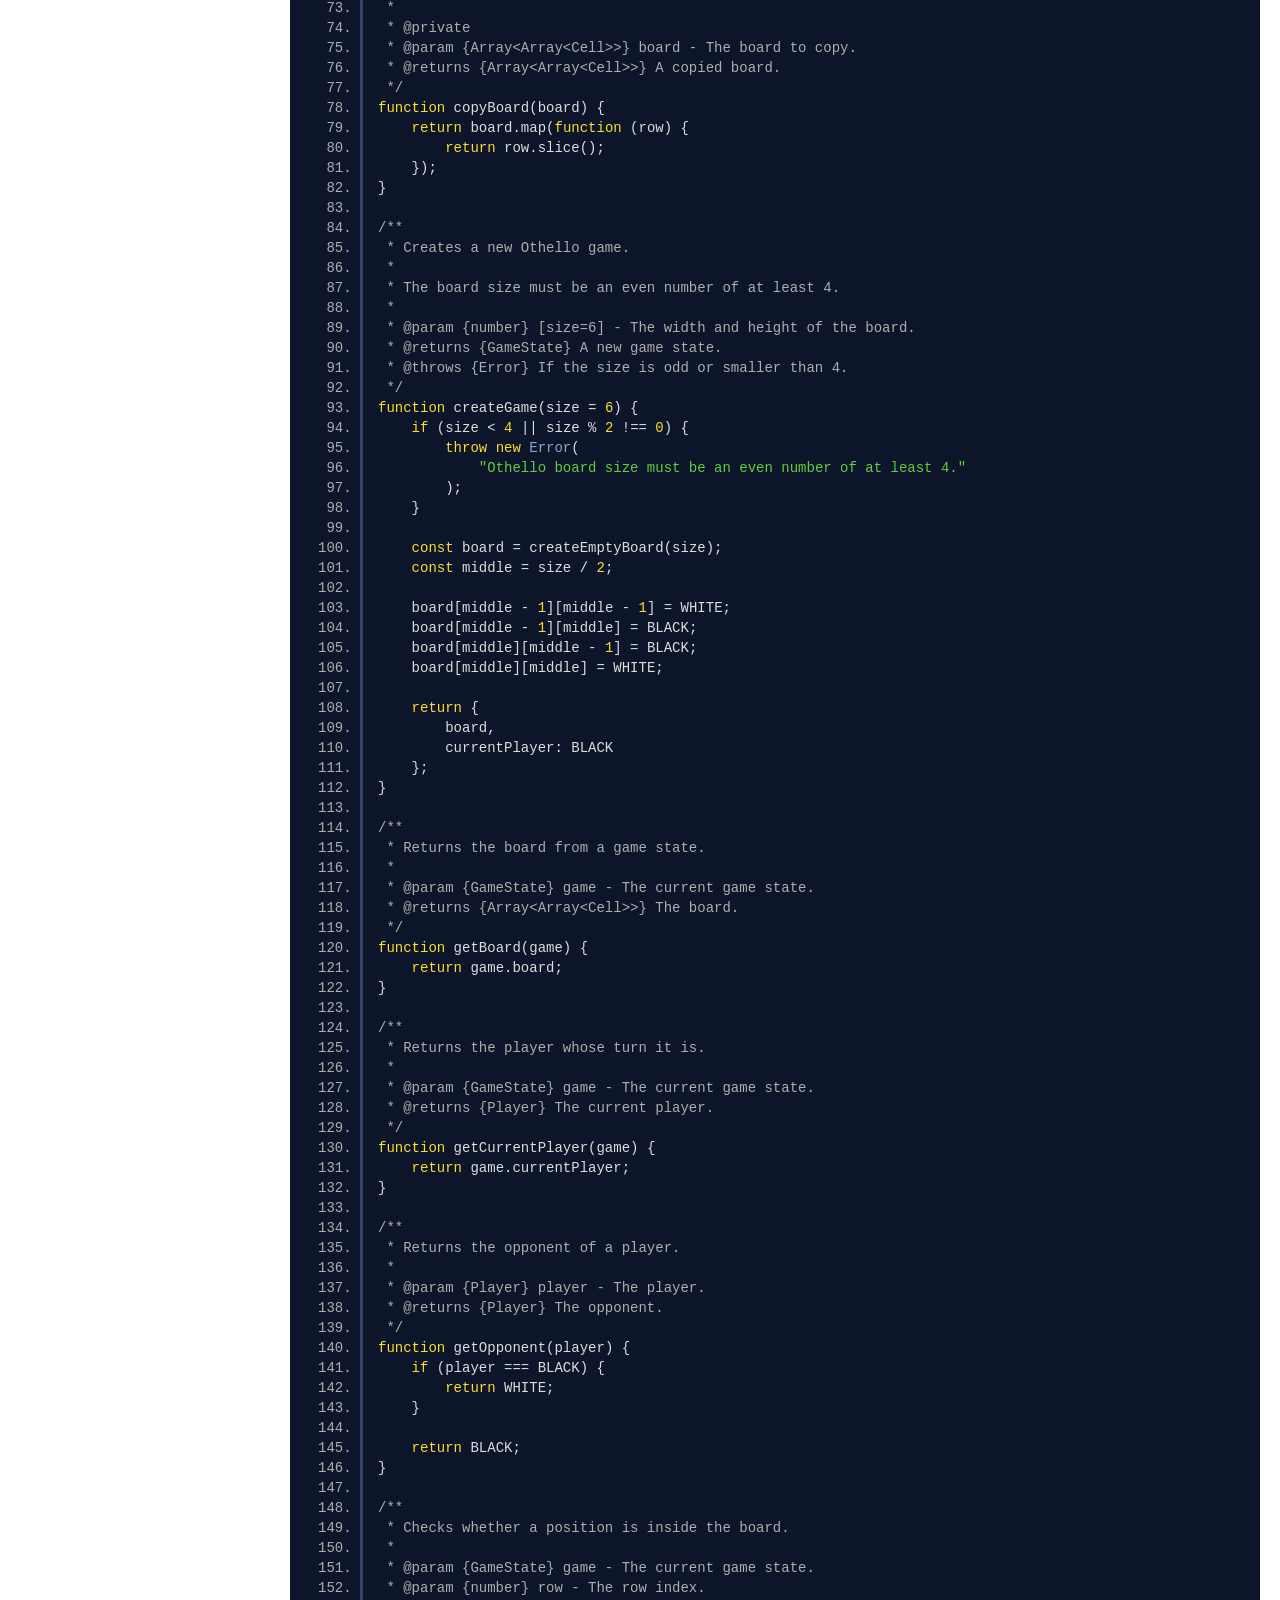
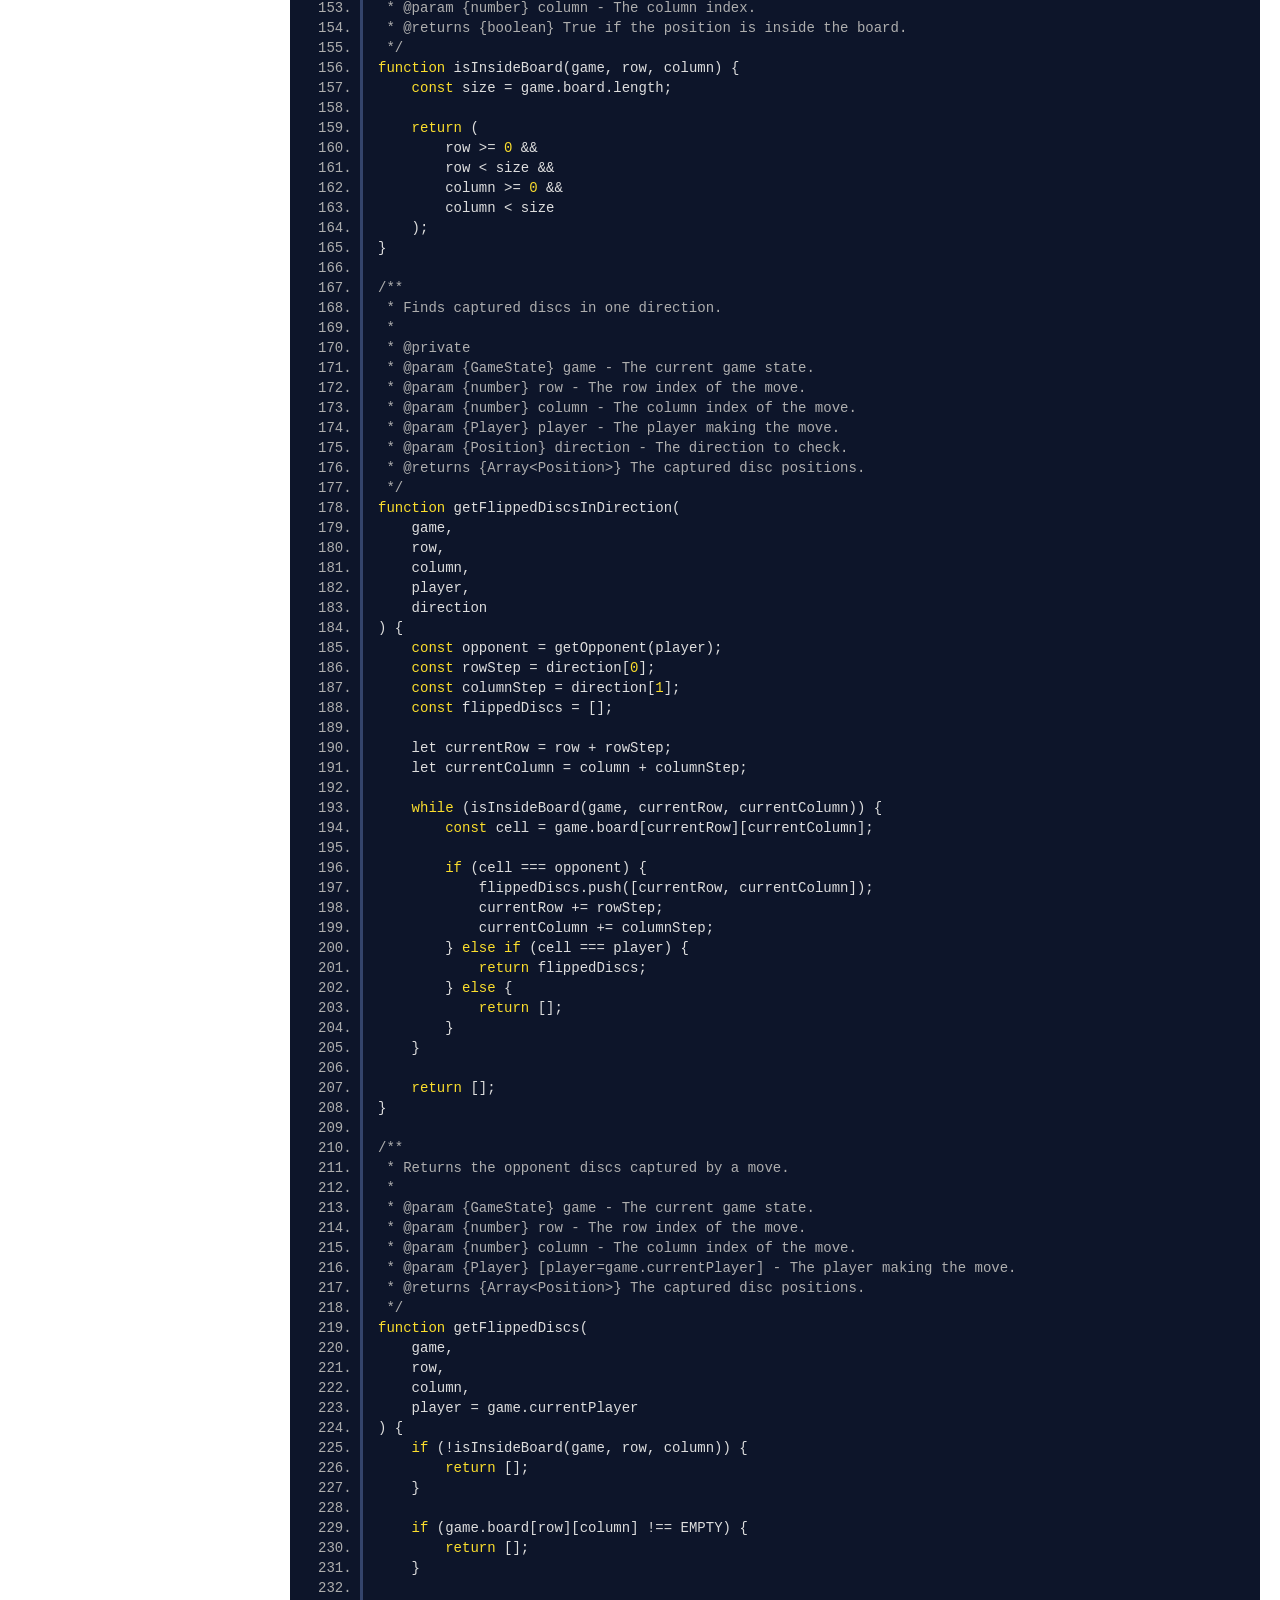
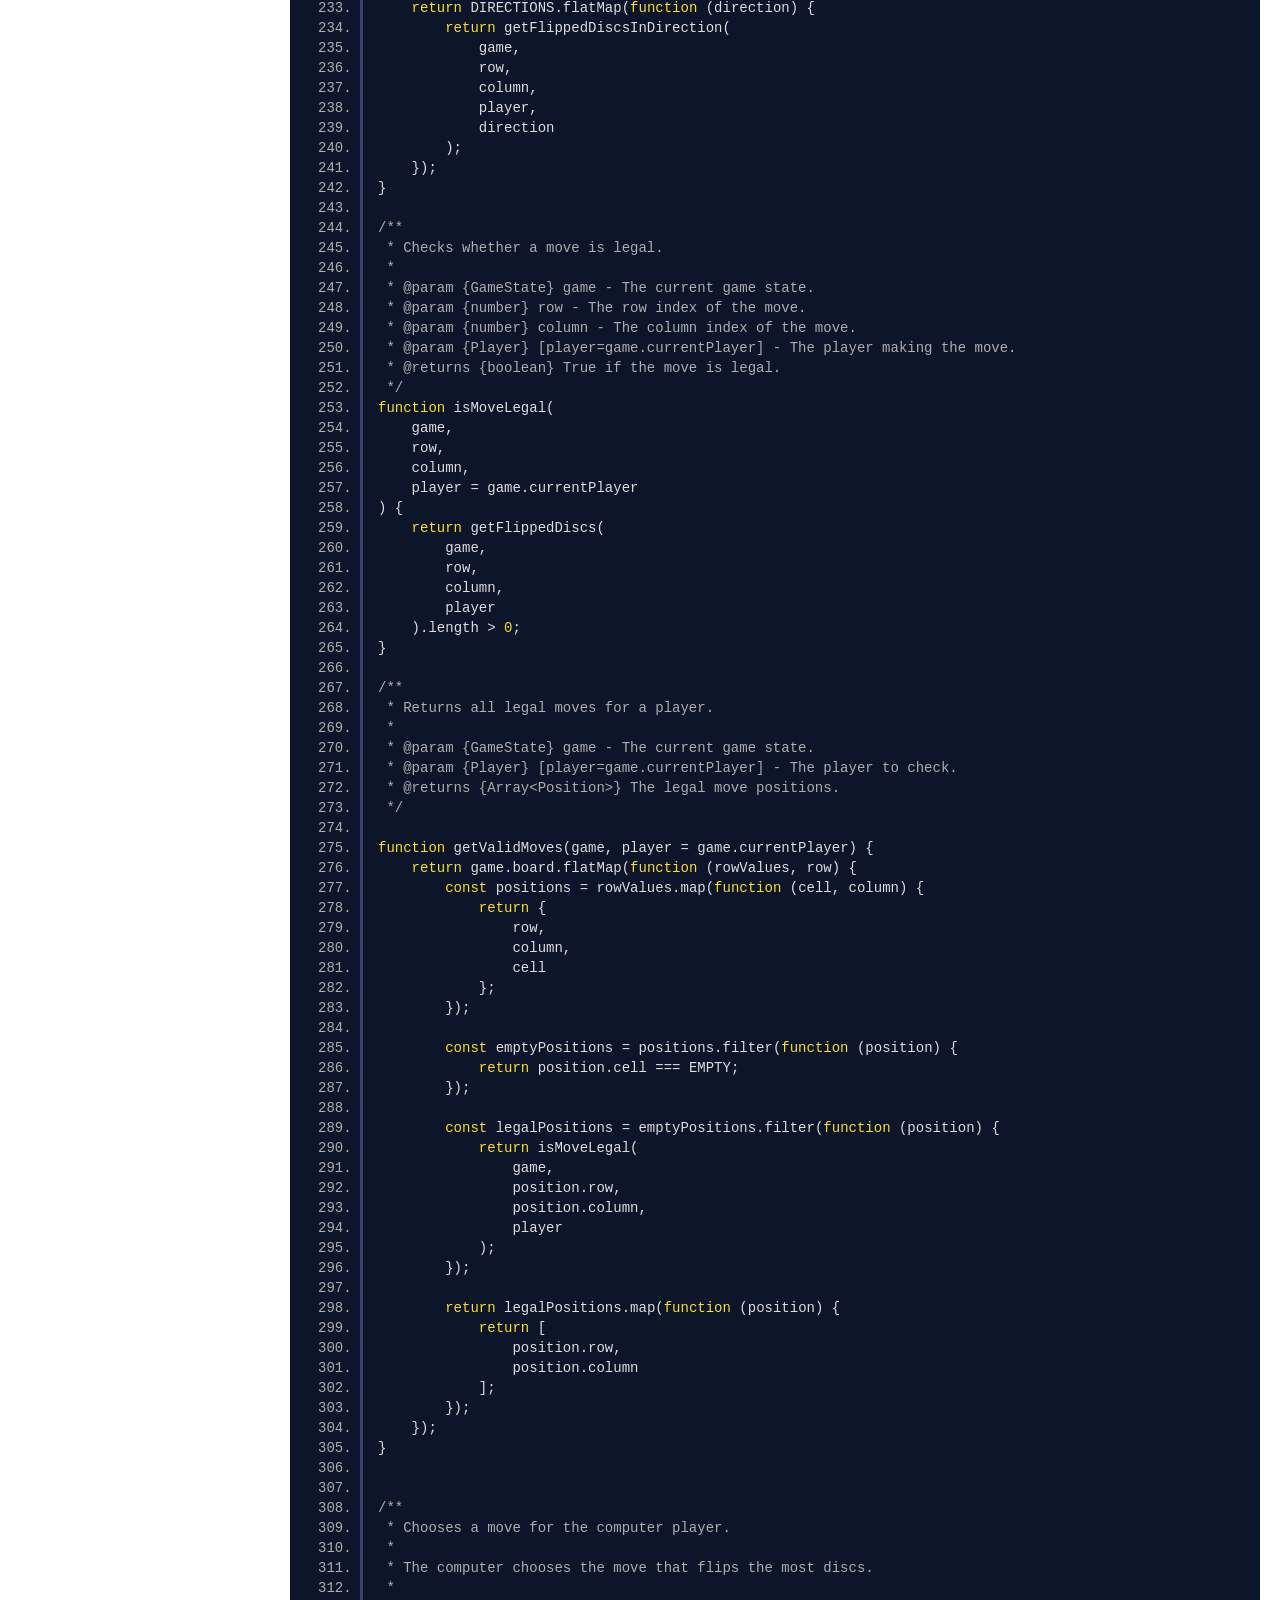
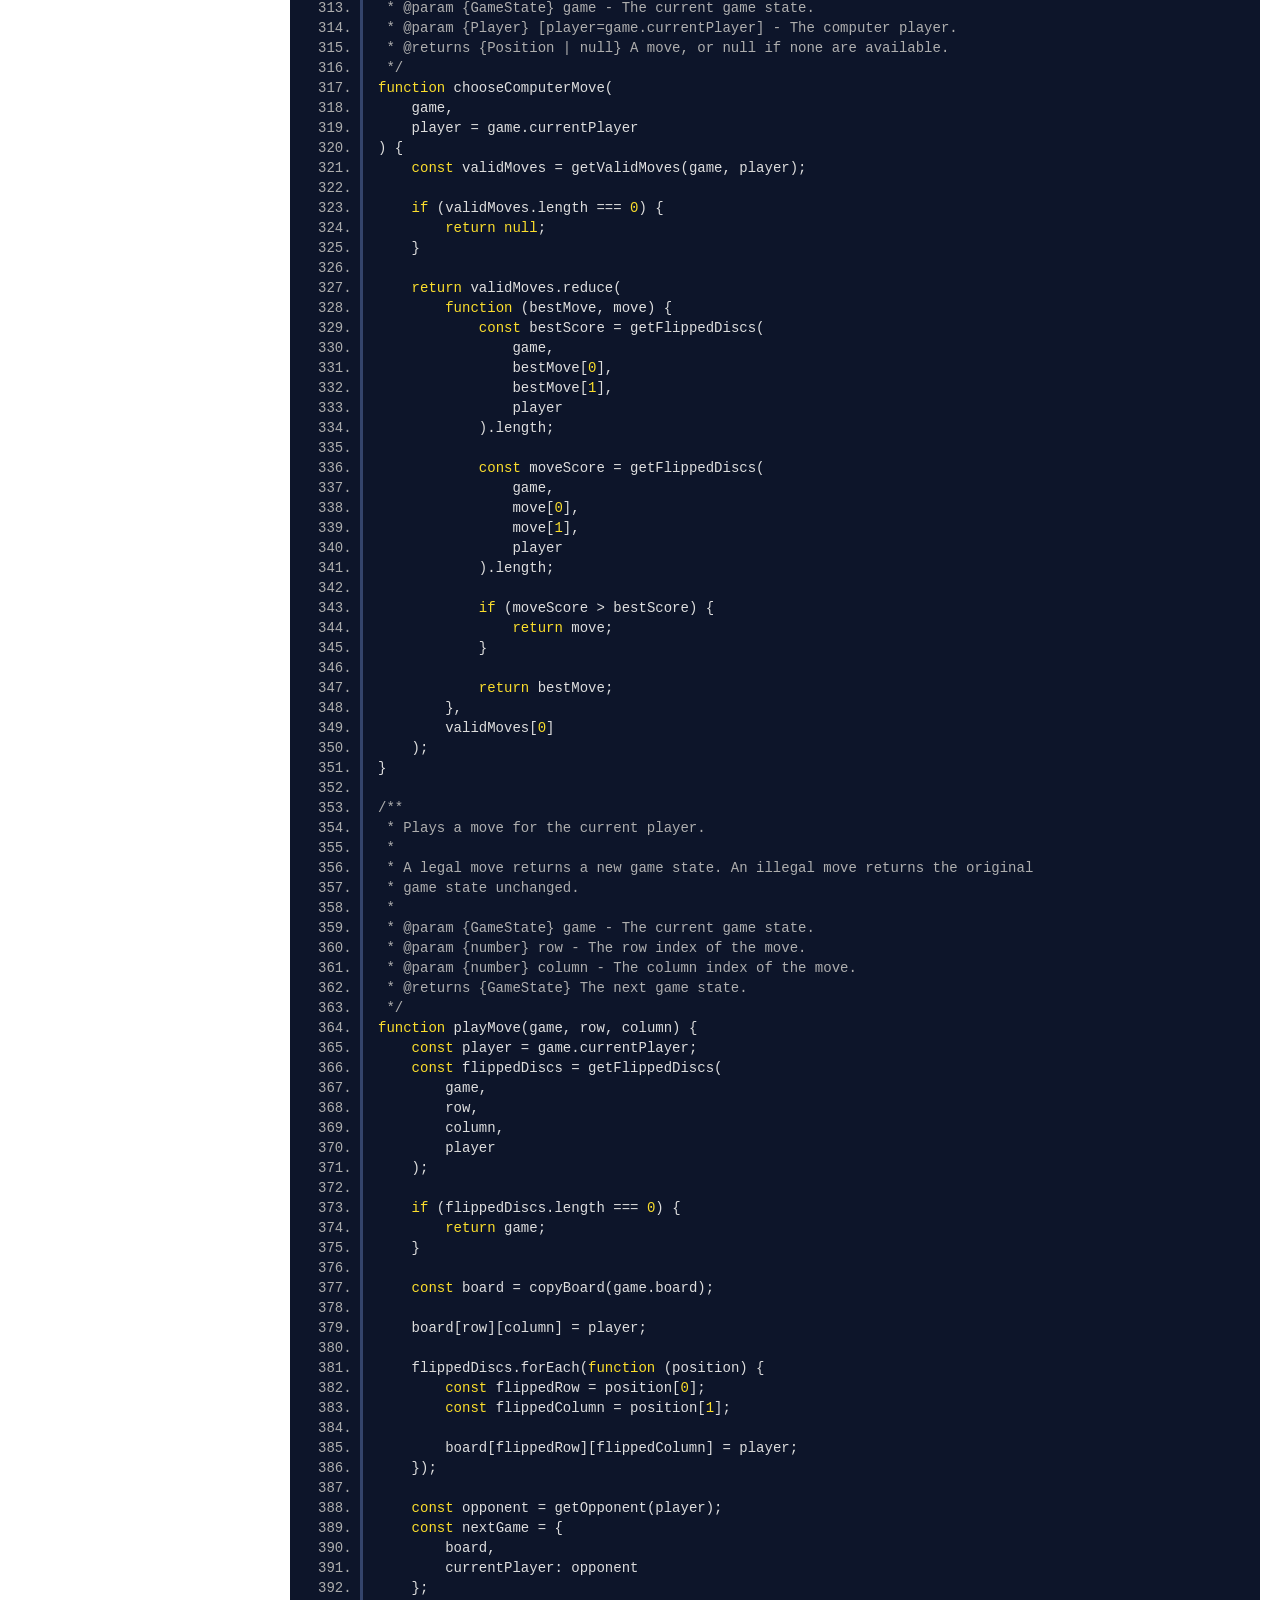
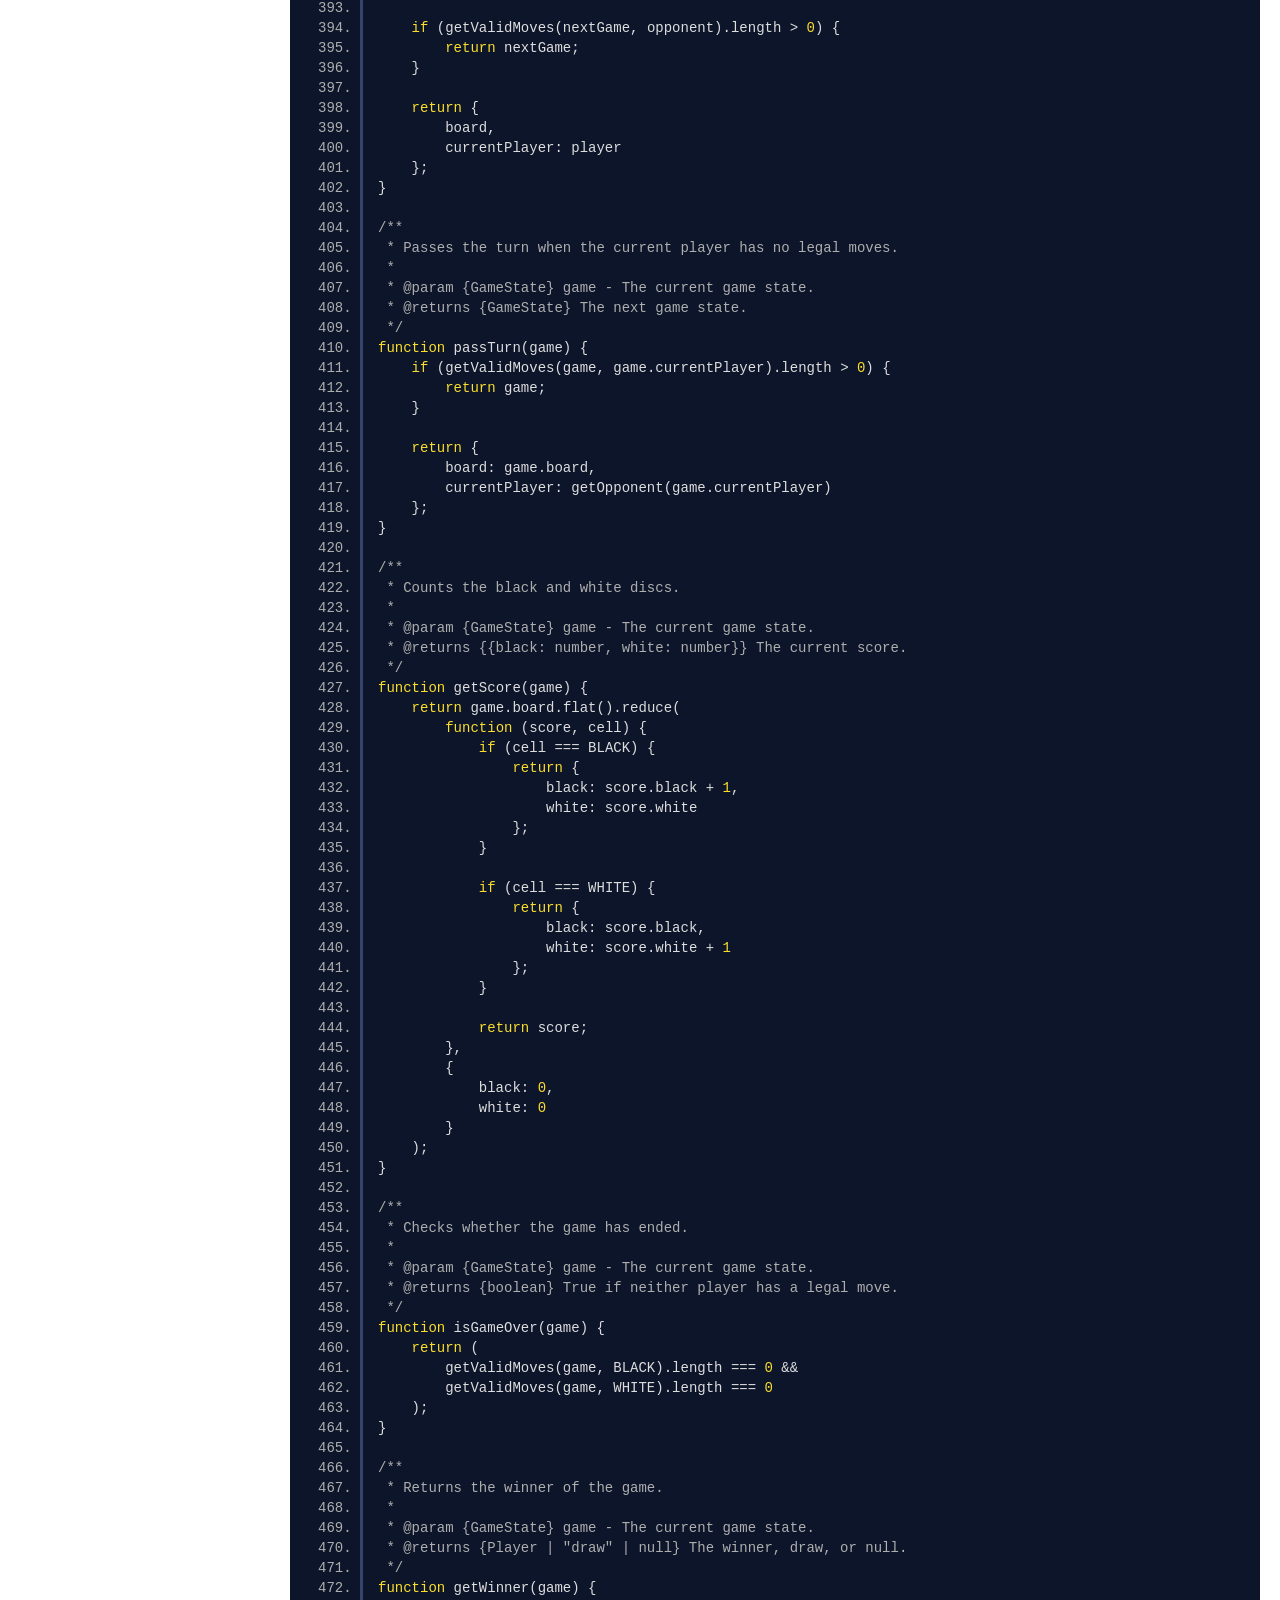
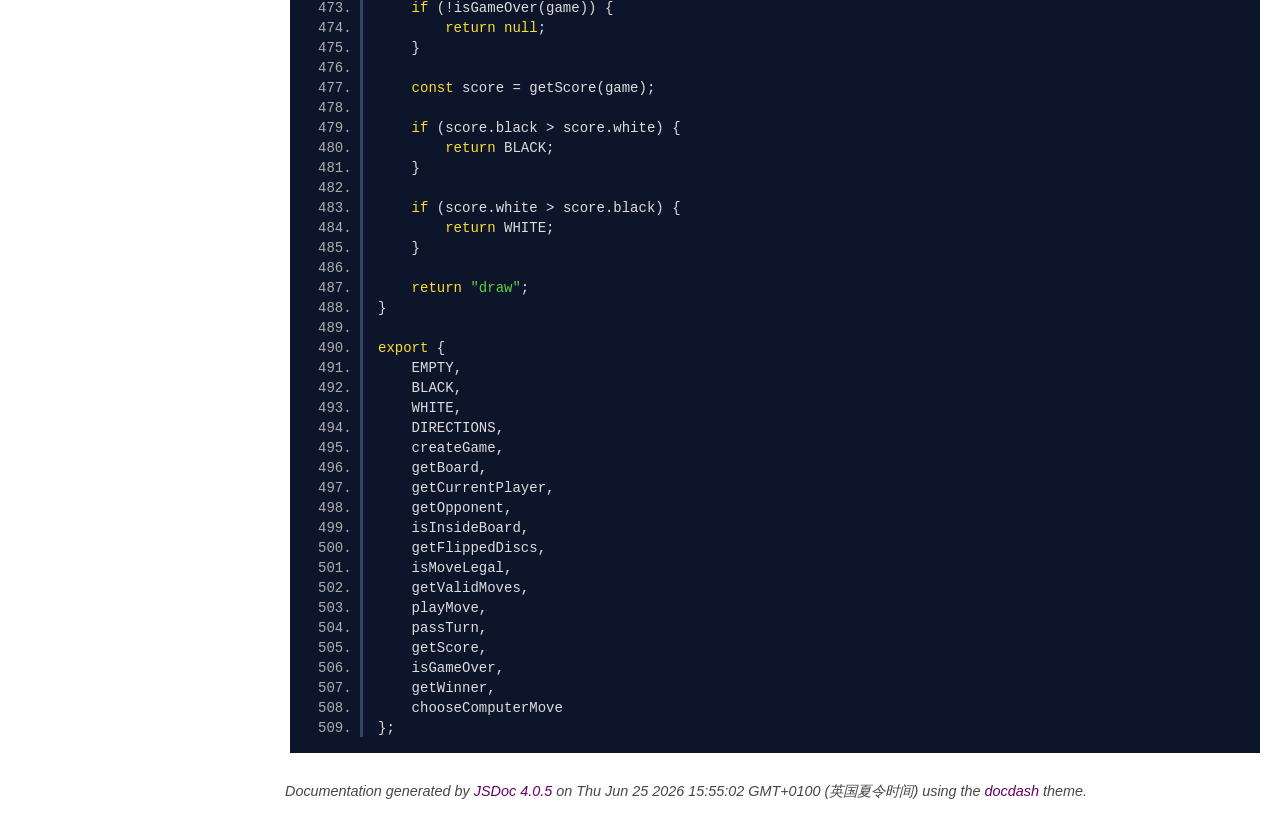
<file: docs/othello.js.html>
<!DOCTYPE html>
<html lang="en">
<head>
    
    <meta charset="utf-8">
    <title>othello.js - Documentation</title>
    
    
    <script src="scripts/prettify/prettify.js"></script>
    <script src="scripts/prettify/lang-css.js"></script>
    <!--[if lt IE 9]>
      <script src="//html5shiv.googlecode.com/svn/trunk/html5.js"></script>
    <![endif]-->
    <link type="text/css" rel="stylesheet" href="styles/prettify.css">
    <link type="text/css" rel="stylesheet" href="styles/jsdoc.css">
    <script src="scripts/nav.js" defer></script>
    
    <meta name="viewport" content="width=device-width, initial-scale=1.0">
</head>
<body>

<input type="checkbox" id="nav-trigger" class="nav-trigger" />
<label for="nav-trigger" class="navicon-button x">
  <div class="navicon"></div>
</label>

<label for="nav-trigger" class="overlay"></label>

<nav >
    
    
    <h2><a href="index.html">Home</a></h2><h3>Modules</h3><ul><li><a href="module-Othello.html">Othello</a><ul class='methods'><li data-type='method'><a href="module-Othello.html#~chooseComputerMove">chooseComputerMove</a></li><li data-type='method'><a href="module-Othello.html#~createGame">createGame</a></li><li data-type='method'><a href="module-Othello.html#~getBoard">getBoard</a></li><li data-type='method'><a href="module-Othello.html#~getCurrentPlayer">getCurrentPlayer</a></li><li data-type='method'><a href="module-Othello.html#~getFlippedDiscs">getFlippedDiscs</a></li><li data-type='method'><a href="module-Othello.html#~getOpponent">getOpponent</a></li><li data-type='method'><a href="module-Othello.html#~getScore">getScore</a></li><li data-type='method'><a href="module-Othello.html#~getValidMoves">getValidMoves</a></li><li data-type='method'><a href="module-Othello.html#~getWinner">getWinner</a></li><li data-type='method'><a href="module-Othello.html#~isGameOver">isGameOver</a></li><li data-type='method'><a href="module-Othello.html#~isInsideBoard">isInsideBoard</a></li><li data-type='method'><a href="module-Othello.html#~isMoveLegal">isMoveLegal</a></li><li data-type='method'><a href="module-Othello.html#~passTurn">passTurn</a></li><li data-type='method'><a href="module-Othello.html#~playMove">playMove</a></li></ul></li></ul>
    
</nav>

<div id="main">
    
    <h1 class="page-title">othello.js</h1>
    

    



    
    <section>
        <article>
            <pre class="prettyprint source linenums"><code>/**
 * Othello game module.
 *
 * This module stores the game state and applies the rules of Othello.
 *
 * @module Othello
 */

const EMPTY = null;
const BLACK = "black";
const WHITE = "white";

const DIRECTIONS = [
    [-1, -1],
    [-1, 0],
    [-1, 1],
    [0, -1],
    [0, 1],
    [1, -1],
    [1, 0],
    [1, 1]
];

/**
 * A player in Othello.
 *
 * @typedef {"black" | "white"} Player
 */

/**
 * A cell on the board.
 *
 * @typedef {Player | null} Cell
 */

/**
 * A row and column position.
 *
 * @typedef {Array&lt;number>} Position
 */

/**
 * The current state of a game.
 *
 * @typedef {Object} GameState
 * @property {Array&lt;Array&lt;Cell>>} board - The current board.
 * @property {Player} currentPlayer - The player whose turn it is.
 */

/**
 * Creates an empty square board.
 *
 * @private
 * @param {number} size - The width and height of the board.
 * @returns {Array&lt;Array&lt;Cell>>} An empty board.
 */
function createEmptyBoard(size) {
    return Array.from(
        {length: size},
        function () {
            return Array.from(
                {length: size},
                function () {
                    return EMPTY;
                }
            );
        }
    );
}

/**
 * Copies a board without changing the original.
 *
 * @private
 * @param {Array&lt;Array&lt;Cell>>} board - The board to copy.
 * @returns {Array&lt;Array&lt;Cell>>} A copied board.
 */
function copyBoard(board) {
    return board.map(function (row) {
        return row.slice();
    });
}

/**
 * Creates a new Othello game.
 *
 * The board size must be an even number of at least 4.
 *
 * @param {number} [size=6] - The width and height of the board.
 * @returns {GameState} A new game state.
 * @throws {Error} If the size is odd or smaller than 4.
 */
function createGame(size = 6) {
    if (size &lt; 4 || size % 2 !== 0) {
        throw new Error(
            "Othello board size must be an even number of at least 4."
        );
    }

    const board = createEmptyBoard(size);
    const middle = size / 2;

    board[middle - 1][middle - 1] = WHITE;
    board[middle - 1][middle] = BLACK;
    board[middle][middle - 1] = BLACK;
    board[middle][middle] = WHITE;

    return {
        board,
        currentPlayer: BLACK
    };
}

/**
 * Returns the board from a game state.
 *
 * @param {GameState} game - The current game state.
 * @returns {Array&lt;Array&lt;Cell>>} The board.
 */
function getBoard(game) {
    return game.board;
}

/**
 * Returns the player whose turn it is.
 *
 * @param {GameState} game - The current game state.
 * @returns {Player} The current player.
 */
function getCurrentPlayer(game) {
    return game.currentPlayer;
}

/**
 * Returns the opponent of a player.
 *
 * @param {Player} player - The player.
 * @returns {Player} The opponent.
 */
function getOpponent(player) {
    if (player === BLACK) {
        return WHITE;
    }

    return BLACK;
}

/**
 * Checks whether a position is inside the board.
 *
 * @param {GameState} game - The current game state.
 * @param {number} row - The row index.
 * @param {number} column - The column index.
 * @returns {boolean} True if the position is inside the board.
 */
function isInsideBoard(game, row, column) {
    const size = game.board.length;

    return (
        row >= 0 &amp;&amp;
        row &lt; size &amp;&amp;
        column >= 0 &amp;&amp;
        column &lt; size
    );
}

/**
 * Finds captured discs in one direction.
 *
 * @private
 * @param {GameState} game - The current game state.
 * @param {number} row - The row index of the move.
 * @param {number} column - The column index of the move.
 * @param {Player} player - The player making the move.
 * @param {Position} direction - The direction to check.
 * @returns {Array&lt;Position>} The captured disc positions.
 */
function getFlippedDiscsInDirection(
    game,
    row,
    column,
    player,
    direction
) {
    const opponent = getOpponent(player);
    const rowStep = direction[0];
    const columnStep = direction[1];
    const flippedDiscs = [];

    let currentRow = row + rowStep;
    let currentColumn = column + columnStep;

    while (isInsideBoard(game, currentRow, currentColumn)) {
        const cell = game.board[currentRow][currentColumn];

        if (cell === opponent) {
            flippedDiscs.push([currentRow, currentColumn]);
            currentRow += rowStep;
            currentColumn += columnStep;
        } else if (cell === player) {
            return flippedDiscs;
        } else {
            return [];
        }
    }

    return [];
}

/**
 * Returns the opponent discs captured by a move.
 *
 * @param {GameState} game - The current game state.
 * @param {number} row - The row index of the move.
 * @param {number} column - The column index of the move.
 * @param {Player} [player=game.currentPlayer] - The player making the move.
 * @returns {Array&lt;Position>} The captured disc positions.
 */
function getFlippedDiscs(
    game,
    row,
    column,
    player = game.currentPlayer
) {
    if (!isInsideBoard(game, row, column)) {
        return [];
    }

    if (game.board[row][column] !== EMPTY) {
        return [];
    }

    return DIRECTIONS.flatMap(function (direction) {
        return getFlippedDiscsInDirection(
            game,
            row,
            column,
            player,
            direction
        );
    });
}

/**
 * Checks whether a move is legal.
 *
 * @param {GameState} game - The current game state.
 * @param {number} row - The row index of the move.
 * @param {number} column - The column index of the move.
 * @param {Player} [player=game.currentPlayer] - The player making the move.
 * @returns {boolean} True if the move is legal.
 */
function isMoveLegal(
    game,
    row,
    column,
    player = game.currentPlayer
) {
    return getFlippedDiscs(
        game,
        row,
        column,
        player
    ).length > 0;
}

/**
 * Returns all legal moves for a player.
 *
 * @param {GameState} game - The current game state.
 * @param {Player} [player=game.currentPlayer] - The player to check.
 * @returns {Array&lt;Position>} The legal move positions.
 */

function getValidMoves(game, player = game.currentPlayer) {
    return game.board.flatMap(function (rowValues, row) {
        const positions = rowValues.map(function (cell, column) {
            return {
                row,
                column,
                cell
            };
        });

        const emptyPositions = positions.filter(function (position) {
            return position.cell === EMPTY;
        });

        const legalPositions = emptyPositions.filter(function (position) {
            return isMoveLegal(
                game,
                position.row,
                position.column,
                player
            );
        });

        return legalPositions.map(function (position) {
            return [
                position.row,
                position.column
            ];
        });
    });
}


/**
 * Chooses a move for the computer player.
 *
 * The computer chooses the move that flips the most discs.
 *
 * @param {GameState} game - The current game state.
 * @param {Player} [player=game.currentPlayer] - The computer player.
 * @returns {Position | null} A move, or null if none are available.
 */
function chooseComputerMove(
    game,
    player = game.currentPlayer
) {
    const validMoves = getValidMoves(game, player);

    if (validMoves.length === 0) {
        return null;
    }

    return validMoves.reduce(
        function (bestMove, move) {
            const bestScore = getFlippedDiscs(
                game,
                bestMove[0],
                bestMove[1],
                player
            ).length;

            const moveScore = getFlippedDiscs(
                game,
                move[0],
                move[1],
                player
            ).length;

            if (moveScore > bestScore) {
                return move;
            }

            return bestMove;
        },
        validMoves[0]
    );
}

/**
 * Plays a move for the current player.
 *
 * A legal move returns a new game state. An illegal move returns the original
 * game state unchanged.
 *
 * @param {GameState} game - The current game state.
 * @param {number} row - The row index of the move.
 * @param {number} column - The column index of the move.
 * @returns {GameState} The next game state.
 */
function playMove(game, row, column) {
    const player = game.currentPlayer;
    const flippedDiscs = getFlippedDiscs(
        game,
        row,
        column,
        player
    );

    if (flippedDiscs.length === 0) {
        return game;
    }

    const board = copyBoard(game.board);

    board[row][column] = player;

    flippedDiscs.forEach(function (position) {
        const flippedRow = position[0];
        const flippedColumn = position[1];

        board[flippedRow][flippedColumn] = player;
    });

    const opponent = getOpponent(player);
    const nextGame = {
        board,
        currentPlayer: opponent
    };

    if (getValidMoves(nextGame, opponent).length > 0) {
        return nextGame;
    }

    return {
        board,
        currentPlayer: player
    };
}

/**
 * Passes the turn when the current player has no legal moves.
 *
 * @param {GameState} game - The current game state.
 * @returns {GameState} The next game state.
 */
function passTurn(game) {
    if (getValidMoves(game, game.currentPlayer).length > 0) {
        return game;
    }

    return {
        board: game.board,
        currentPlayer: getOpponent(game.currentPlayer)
    };
}

/**
 * Counts the black and white discs.
 *
 * @param {GameState} game - The current game state.
 * @returns {{black: number, white: number}} The current score.
 */
function getScore(game) {
    return game.board.flat().reduce(
        function (score, cell) {
            if (cell === BLACK) {
                return {
                    black: score.black + 1,
                    white: score.white
                };
            }

            if (cell === WHITE) {
                return {
                    black: score.black,
                    white: score.white + 1
                };
            }

            return score;
        },
        {
            black: 0,
            white: 0
        }
    );
}

/**
 * Checks whether the game has ended.
 *
 * @param {GameState} game - The current game state.
 * @returns {boolean} True if neither player has a legal move.
 */
function isGameOver(game) {
    return (
        getValidMoves(game, BLACK).length === 0 &amp;&amp;
        getValidMoves(game, WHITE).length === 0
    );
}

/**
 * Returns the winner of the game.
 *
 * @param {GameState} game - The current game state.
 * @returns {Player | "draw" | null} The winner, draw, or null.
 */
function getWinner(game) {
    if (!isGameOver(game)) {
        return null;
    }

    const score = getScore(game);

    if (score.black > score.white) {
        return BLACK;
    }

    if (score.white > score.black) {
        return WHITE;
    }

    return "draw";
}

export {
    EMPTY,
    BLACK,
    WHITE,
    DIRECTIONS,
    createGame,
    getBoard,
    getCurrentPlayer,
    getOpponent,
    isInsideBoard,
    getFlippedDiscs,
    isMoveLegal,
    getValidMoves,
    playMove,
    passTurn,
    getScore,
    isGameOver,
    getWinner,
    chooseComputerMove
};
</code></pre>
        </article>
    </section>




    
    
</div>

<br class="clear">

<footer>
    Documentation generated by <a href="https://github.com/jsdoc3/jsdoc">JSDoc 4.0.5</a> on Thu Jun 25 2026 15:55:02 GMT+0100 (英国夏令时间) using the <a href="https://github.com/clenemt/docdash">docdash</a> theme.
</footer>

<script>prettyPrint();</script>
<script src="scripts/polyfill.js"></script>
<script src="scripts/linenumber.js"></script>



    <link type="text/css" rel="stylesheet" href="custom.css">
    
</body>
</html>
</file>
<file: docs/styles/prettify.css>
.pln {
  color: #ddd;
}

/* string content */
.str {
  color: #61ce3c;
}

/* a keyword */
.kwd {
  color: #fbde2d;
}

/* a comment */
.com {
  color: #aeaeae;
}

/* a type name */
.typ {
  color: #8da6ce;
}

/* a literal value */
.lit {
  color: #fbde2d;
}

/* punctuation */
.pun {
  color: #ddd;
}

/* lisp open bracket */
.opn {
  color: #000000;
}

/* lisp close bracket */
.clo {
  color: #000000;
}

/* a markup tag name */
.tag {
  color: #8da6ce;
}

/* a markup attribute name */
.atn {
  color: #fbde2d;
}

/* a markup attribute value */
.atv {
  color: #ddd;
}

/* a declaration */
.dec {
  color: #EF5050;
}

/* a variable name */
.var {
  color: #c82829;
}

/* a function name */
.fun {
  color: #4271ae;
}

/* Specify class=linenums on a pre to get line numbering */
ol.linenums {
  margin-top: 0;
  margin-bottom: 0;
  padding-bottom: 2px;
}
</file>
<file: docs/styles/jsdoc.css>
* {
  box-sizing: border-box
}

html, body {
  height: 100%;
  width: 100%;
}

body {
  color: #4d4e53;
  background-color: white;
  margin: 0 auto;
  padding: 0 20px;
  font-family: 'Helvetica Neue', Helvetica, sans-serif;
  font-size: 16px;
}

img {
  max-width: 100%;
}

a,
a:active {
  color: #606;
  text-decoration: none;
}

a:hover {
  text-decoration: none;
}

article a {
  border-bottom: 1px solid #ddd;
}

article a:hover, article a:active {
  border-bottom-color: #222;
}

article .description a {
    word-break: break-word;
}

p, ul, ol, blockquote {
  margin-bottom: 1em;
  line-height: 160%;
}

h1, h2, h3, h4, h5, h6 {
  font-family: 'Montserrat', sans-serif;
}

h1, h2, h3, h4, h5, h6 {
  color: #000;
  font-weight: 400;
  margin: 0;
}

h1 {
  font-weight: 300;
  font-size: 48px;
  margin: 1em 0 .5em;
}

h1.page-title {
  font-size: 48px;
  margin: 1em 30px;
  line-height: 100%;
  word-wrap: break-word;
}

h2 {
  font-size: 24px;
  margin: 1.5em 0 .3em;
}

h3 {
  font-size: 24px;
  margin: 1.2em 0 .3em;
}

h4 {
  font-size: 18px;
  margin: 1em 0 .2em;
  color: #4d4e53;
}

h4.name {
  color: #fff;
  background: #6d426d;
  box-shadow: 0 .25em .5em #d3d3d3;
  border-top: 1px solid #d3d3d3;
  border-bottom: 1px solid #d3d3d3;
  margin: 1.5em 0 0.5em;
  padding: .75em 0 .75em 10px;
}

h4.name a {
  color: #fc83ff;
}

h4.name a:hover {
  border-bottom-color: #fc83ff;
}

h5, .container-overview .subsection-title {
  font-size: 120%;
  letter-spacing: -0.01em;
  margin: 8px 0 3px 0;
}

h6 {
  font-size: 100%;
  letter-spacing: -0.01em;
  margin: 6px 0 3px 0;
  font-style: italic;
}

.usertext h1 {
  font-family: "Source Sans Pro";
  font-size: 24px;
  margin: 2.5em 0 1em;
  font-weight: 400;
}

.usertext h2 {
  font-family: "Source Sans Pro";
  font-size: 18px;
  margin: 2em 0 0.5em;
  font-weight: 400;

}

.usertext h3 {
  font-family: "Source Sans Pro";
  font-size: 15px;
  margin: 1.5em 0 0;
  font-weight: 400;
}

.usertext h4 {
  font-family: "Source Sans Pro";
  font-size: 14px;
  margin: 0 0 0;
  font-weight: 400;
}

.usertext h5 {
  font-size: 12px;
  margin: 1em 0 0;
  font-weight: normal;
  color: #666;
}

.usertext h6 {
  font-size: 11px;
  margin: 1em 0 0;
  font-weight: normal;
  font-style: normal;
  color: #666;
}


tt, code, kbd, samp, pre {
  font-family: Consolas, Monaco, 'Andale Mono', monospace;
  background: #f4f4f4;
}

tt, code, kbd, samp{
  padding: 1px 5px;
}

pre {
  padding-bottom: 1em;
}  

.class-description {
  font-size: 130%;
  line-height: 140%;
  margin-bottom: 1em;
  margin-top: 1em;
}

.class-description:empty {
  margin: 0
}

#main {
  float: right;
  width: calc(100% - 240px);
}

header {
  display: block
}

section {
  display: block;
  background-color: #fff;
  padding: 0 0 0 30px;
}

.variation {
  display: none
}

.signature-attributes {
  font-size: 60%;
  color: #eee;
  font-style: italic;
  font-weight: lighter;
}

nav {
  float: left;
  display: block;
  width: 250px;
  background: #fff;
  overflow: auto;
  position: fixed;
  height: 100%;
}

nav #nav-search{
    width: 210px;
    height: 30px;
    padding: 5px 10px;
    font-size: 12px;
    line-height: 1.5;
    border-radius: 3px;
    margin-right: 20px;
    margin-top: 20px;
}

nav.wrap a{
    word-wrap: break-word;
}

nav h3 {
  margin-top: 12px;
  font-size: 13px;
  text-transform: uppercase;
  letter-spacing: 1px;
  font-weight: 700;
  line-height: 24px;
  margin: 15px 0 10px;
  padding: 0;
  color: #000;
}

nav h3.collapsed_header {
  cursor: pointer;
}

nav ul {
  font-family: 'Lucida Grande', 'Lucida Sans Unicode', arial, sans-serif;
  font-size: 100%;
  line-height: 17px;
  padding: 0;
  margin: 0;
  list-style-type: none;
}

nav ul a,
nav ul a:active {
  font-family: 'Montserrat', sans-serif;
  line-height: 18px;
  padding: 0;
  display: block;
  font-size: 12px;
}

nav a:hover,
nav a:active {
  color: #606;
}

nav > ul {
  padding: 0 10px;
}

nav > ul > li > a {
  color: #606;
  margin-top: 10px;
}

nav ul ul a {
  color: hsl(207, 1%, 60%);
  border-left: 1px solid hsl(207, 10%, 86%);
}

nav ul ul a,
nav ul ul a:active {
  padding-left: 20px
}

nav h2 {
   font-size: 13px;
   margin: 10px 0 0 0;
   padding: 0;
}

nav > h2 > a {
   margin: 10px 0 -10px;
   color: #606 !important;
}

footer {
  color: hsl(0, 0%, 28%);
  margin-left: 250px;
  display: block;
  padding: 15px;
  font-style: italic;
  font-size: 90%;
}

.ancestors {
  color: #999
}

.ancestors a {
   color: #999 !important;
}

.clear {
  clear: both
}

.important {
  font-weight: bold;
  color: #950B02;
}

.yes-def {
  text-indent: -1000px
}

.type-signature {
  color: #CA79CA
}

.type-signature:last-child {
  color: #eee;
}

.name, .signature {
  font-family: Consolas, Monaco, 'Andale Mono', monospace
}

.signature {
    color: #fc83ff;
}

.details {
  margin-top: 6px;
  border-left: 2px solid #DDD;
  line-height: 20px;
  font-size: 14px;
}

.details dt {
   width: auto;
   float: left;
   padding-left: 10px;
}

.details dd {
   margin-left: 70px;
   margin-top: 6px;
   margin-bottom: 6px;
}

.details ul {
   margin: 0
}

.details ul {
   list-style-type: none
}

.details pre.prettyprint {
   margin: 0
}

.details .object-value {
   padding-top: 0
}

.description {
  margin-bottom: 1em;
  margin-top: 1em;
}

.code-caption {
  font-style: italic;
  font-size: 107%;
  margin: 0;
}

.prettyprint {
  font-size: 14px;
  overflow: auto;
}

.prettyprint.source {
  width: inherit;
  line-height: 18px;
  display: block;
  background-color: #0d152a;
  color: #aeaeae;
}

.prettyprint code {
  line-height: 18px;
  display: block;
  background-color: #0d152a;
  color: #4D4E53;
}

.prettyprint > code {
  padding: 15px;
}

.prettyprint .linenums code {
  padding: 0 15px
}

.prettyprint .linenums li:first-of-type code {
  padding-top: 15px
}

.prettyprint code span.line {
  display: inline-block
}

.prettyprint.linenums {
  padding-left: 70px;
  -webkit-user-select: none;
  -moz-user-select: none;
  -ms-user-select: none;
  user-select: none;
}

.prettyprint.linenums ol {
   padding-left: 0
}

.prettyprint.linenums li {
   border-left: 3px #34446B solid;
}

.prettyprint.linenums li.selected, .prettyprint.linenums li.selected * {
   background-color: #34446B;
}

.prettyprint.linenums li * {
   -webkit-user-select: text;
   -moz-user-select: text;
   -ms-user-select: text;
   user-select: text;
}

.prettyprint.linenums li code:empty:after {
  content:"";
  display:inline-block;
  width:0px;
}

table {
  border-spacing: 0;
  border: 1px solid #ddd;
  border-collapse: collapse;
  border-radius: 3px;
  box-shadow: 0 1px 3px rgba(0,0,0,0.1);
  width: 100%;
  font-size: 14px;
  margin: 1em 0;
}

td, th {
   margin: 0px;
   text-align: left;
   vertical-align: top;
   padding: 10px;
   display: table-cell;
}

thead tr, thead tr {
   background-color: #fff;
   font-weight: bold;
   border-bottom: 1px solid #ddd;
}

.params .type {
  white-space: nowrap;
}

.params code {
  white-space: pre;
}

.params td, .params .name, .props .name, .name code {
   color: #4D4E53;
   font-family: Consolas, Monaco, 'Andale Mono', monospace;
   font-size: 100%;
}

.params td {
   border-top: 1px solid #eee
}

.params td.description > p:first-child, .props td.description > p:first-child {
   margin-top: 0;
   padding-top: 0;
}

.params td.description > p:last-child, .props td.description > p:last-child {
   margin-bottom: 0;
   padding-bottom: 0;
}

span.param-type, .params td .param-type, .param-type dd {
   color: #606;
  font-family: Consolas, Monaco, 'Andale Mono', monospace
}

.param-type dt, .param-type dd {
  display: inline-block
}

.param-type {
  margin: 14px 0;
}

.disabled {
  color: #454545
}

/* navicon button */
.navicon-button {
  display: none;
  position: relative;
  padding: 2.0625rem 1.5rem;
  transition: 0.25s;
  cursor: pointer;
  -webkit-user-select: none;
     -moz-user-select: none;
      -ms-user-select: none;
          user-select: none;
  opacity: .8;
}
.navicon-button .navicon:before, .navicon-button .navicon:after {
  transition: 0.25s;
}
.navicon-button:hover {
  transition: 0.5s;
  opacity: 1;
}
.navicon-button:hover .navicon:before, .navicon-button:hover .navicon:after {
  transition: 0.25s;
}
.navicon-button:hover .navicon:before {
  top: .825rem;
}
.navicon-button:hover .navicon:after {
  top: -.825rem;
}

/* navicon */
.navicon {
  position: relative;
  width: 2.5em;
  height: .3125rem;
  background: #000;
  transition: 0.3s;
  border-radius: 2.5rem;
}
.navicon:before, .navicon:after {
  display: block;
  content: "";
  height: .3125rem;
  width: 2.5rem;
  background: #000;
  position: absolute;
  z-index: -1;
  transition: 0.3s 0.25s;
  border-radius: 1rem;
}
.navicon:before {
  top: .625rem;
}
.navicon:after {
  top: -.625rem;
}

/* open */
.nav-trigger:checked + label:not(.steps) .navicon:before,
.nav-trigger:checked + label:not(.steps) .navicon:after {
  top: 0 !important;
}

.nav-trigger:checked + label .navicon:before,
.nav-trigger:checked + label .navicon:after {
  transition: 0.5s;
}

/* Minus */
.nav-trigger:checked + label {
  -webkit-transform: scale(0.75);
          transform: scale(0.75);
}

/* × and + */
.nav-trigger:checked + label.plus .navicon,
.nav-trigger:checked + label.x .navicon {
  background: transparent;
}

.nav-trigger:checked + label.plus .navicon:before,
.nav-trigger:checked + label.x .navicon:before {
  -webkit-transform: rotate(-45deg);
          transform: rotate(-45deg);
  background: #FFF;
}

.nav-trigger:checked + label.plus .navicon:after,
.nav-trigger:checked + label.x .navicon:after {
  -webkit-transform: rotate(45deg);
          transform: rotate(45deg);
  background: #FFF;
}

.nav-trigger:checked + label.plus {
  -webkit-transform: scale(0.75) rotate(45deg);
          transform: scale(0.75) rotate(45deg);
}

.nav-trigger:checked ~ nav {
  left: 0 !important;
}

.nav-trigger:checked ~ .overlay {
  display: block;
}

.nav-trigger {
  position: fixed;
  top: 0;
  clip: rect(0, 0, 0, 0);
}

.overlay {
  display: none;
  position: fixed;
  top: 0;
  bottom: 0;
  left: 0;
  right: 0;
  width: 100%;
  height: 100%;
  background: hsla(0, 0%, 0%, 0.5);
  z-index: 1;
}

/* nav level */
.level-hide {
    display: none;
}
html[data-search-mode] .level-hide {
    display: block;
}


@media only screen and (max-width: 680px) {
  body {
    overflow-x: hidden;
  }

  nav {
    background: #FFF;
    width: 250px;
    height: 100%;
    position: fixed;
    top: 0;
    right: 0;
    bottom: 0;
    left: -250px;
    z-index: 3;
    padding: 0 10px;
    transition: left 0.2s;
  }

  .navicon-button {
    display: inline-block;
    position: fixed;
    top: 1.5em;
    right: 0;
    z-index: 2;
  }

  #main {
    width: 100%;
  }

  #main h1.page-title {
    margin: 1em 0;
  }

  #main section {
    padding: 0;
  }

  footer {
    margin-left: 0;
  }
}

/** Add a '#' to static members */
[data-type="member"] a::before {
  content: '#';
  display: inline-block;
  margin-left: -14px;
  margin-right: 5px;
}

#disqus_thread{
    margin-left: 30px;
}

@font-face {
  font-family: 'Montserrat';
  font-style: normal;
  font-weight: 400;
  src: url('../fonts/Montserrat/Montserrat-Regular.eot'); /* IE9 Compat Modes */
  src: url('../fonts/Montserrat/Montserrat-Regular.eot?#iefix') format('embedded-opentype'), /* IE6-IE8 */
       url('../fonts/Montserrat/Montserrat-Regular.woff2') format('woff2'), /* Super Modern Browsers */
       url('../fonts/Montserrat/Montserrat-Regular.woff') format('woff'), /* Pretty Modern Browsers */
       url('../fonts/Montserrat/Montserrat-Regular.ttf')  format('truetype'); /* Safari, Android, iOS */
}

@font-face {
  font-family: 'Montserrat';
  font-style: normal;
  font-weight: 700;
  src: url('../fonts/Montserrat/Montserrat-Bold.eot'); /* IE9 Compat Modes */
  src: url('../fonts/Montserrat/Montserrat-Bold.eot?#iefix') format('embedded-opentype'), /* IE6-IE8 */
       url('../fonts/Montserrat/Montserrat-Bold.woff2') format('woff2'), /* Super Modern Browsers */
       url('../fonts/Montserrat/Montserrat-Bold.woff') format('woff'), /* Pretty Modern Browsers */
       url('../fonts/Montserrat/Montserrat-Bold.ttf')  format('truetype'); /* Safari, Android, iOS */
}

@font-face {
    font-family: 'Source Sans Pro';
    src: url('../fonts/Source-Sans-Pro/sourcesanspro-regular-webfont.eot');
    src: url('../fonts/Source-Sans-Pro/sourcesanspro-regular-webfont.eot?#iefix') format('embedded-opentype'),
         url('../fonts/Source-Sans-Pro/sourcesanspro-regular-webfont.woff2') format('woff2'),
         url('../fonts/Source-Sans-Pro/sourcesanspro-regular-webfont.woff') format('woff'),
         url('../fonts/Source-Sans-Pro/sourcesanspro-regular-webfont.ttf') format('truetype'),
         url('../fonts/Source-Sans-Pro/sourcesanspro-regular-webfont.svg#source_sans_proregular') format('svg');
    font-weight: 400;
    font-style: normal;
}

@font-face {
    font-family: 'Source Sans Pro';
    src: url('../fonts/Source-Sans-Pro/sourcesanspro-light-webfont.eot');
    src: url('../fonts/Source-Sans-Pro/sourcesanspro-light-webfont.eot?#iefix') format('embedded-opentype'),
         url('../fonts/Source-Sans-Pro/sourcesanspro-light-webfont.woff2') format('woff2'),
         url('../fonts/Source-Sans-Pro/sourcesanspro-light-webfont.woff') format('woff'),
         url('../fonts/Source-Sans-Pro/sourcesanspro-light-webfont.ttf') format('truetype'),
         url('../fonts/Source-Sans-Pro/sourcesanspro-light-webfont.svg#source_sans_prolight') format('svg');
    font-weight: 300;
    font-style: normal;

}
</file>
<file: docs/custom.css>
h4
{
    font-size: 20pt;
    font-weight: bold;
}

.type-signature.type-signature-static
{
    display: none;
}

nav ul a, nav ul a:active {
    font-size: 11pt;
}
</file>
<file: web-app/default.css>
:root {
    --page-background: #171a1f;
    --panel-background: #242832;
    --board-green: #0f9f68;
    --board-green-dark: #08764c;
    --board-green-light: #3fcf8e;
    --text-main: #f4f7f5;
    --text-muted: #c7d0cc;
    --accent: #31d48a;
    --warning: #ffcf5a;
    --black-disc: #101614;
    --white-disc: #f3fbf7;
    --border-soft: rgba(255, 255, 255, 0.12);
    --shadow: 0 18px 45px rgba(0, 0, 0, 0.35);
    --line: #17212b;
    --ink: #17212b;
    --pink: #ff6b9a;
}

* {
    box-sizing: border-box;
}

body {
    margin: 0;
    min-height: 100vh;
    font-family: Arial, Helvetica, sans-serif;
    background:
        radial-gradient(
            circle at top,
            #26313a 0,
            var(--page-background) 45%
        ),
        var(--page-background);
    color: var(--text-main);
}

button {
    font: inherit;
}

.page {
    width: min(1100px, calc(100vw - 32px));
    margin: 0 auto;
    padding: 40px 0;
}

.hero {
    margin-bottom: 28px;
    text-align: center;
}

.hero h1 {
    margin: 0 0 10px;
    font-size: clamp(2rem, 5vw, 4rem);
    letter-spacing: 0.03em;
}

.hero p {
    max-width: 720px;
    margin: 0 auto;
    color: var(--text-muted);
    line-height: 1.5;
}

.layout {
    display: grid;
    grid-template-columns:
        minmax(320px, 620px)
        minmax(260px, 340px);
    gap: 28px;
    align-items: start;
    justify-content: center;
}

.game-card,
.rules-card {
    border: 1px solid var(--border-soft);
    border-radius: 22px;
    background: rgba(36, 40, 50, 0.94);
    box-shadow: var(--shadow);
}

.game-card {
    min-width: 0;
    padding: clamp(18px, 3vw, 28px);
    text-align: center;
}

.game-card h2,
.rules-card h2 {
    margin-top: 0;
    margin-bottom: 16px;
}

.control-card {
    width: min(100%, 520px);
    margin: 0 auto 18px;
    padding: 16px;
    border: 3px solid var(--line);
    border-radius: 24px;
    background: rgba(255, 255, 255, 0.82);
    box-shadow: 5px 5px 0 var(--line);
}

/* Game controls */

.mode-controls,
.size-controls {
    display: grid;
    grid-template-columns: 1fr 1fr;
    gap: 10px;
}

.size-controls {
    margin-top: 12px;
}

.mode-button,
.size-button {
    padding: 0.8rem 0.9rem;
    border: 3px solid var(--line);
    border-radius: 18px;
    color: var(--ink);
    background: #ffffff;
    box-shadow: 4px 4px 0 var(--line);
    font-weight: 900;
    cursor: pointer;
    transition:
        transform 120ms ease,
        box-shadow 120ms ease,
        background 120ms ease;
}

.mode-button {
    display: grid;
    gap: 2px;
}

.mode-title {
    font-size: 1.2rem;
}

.mode-subtitle {
    font-size: 0.72rem;
    opacity: 0.8;
}

.mode-button:hover,
.size-button:hover {
    transform: translate(-1px, -1px);
    box-shadow: 6px 6px 0 var(--line);
}

.mode-button:focus-visible,
.size-button:focus-visible,
#reset-button:focus-visible {
    outline: 4px solid var(--warning);
    outline-offset: 3px;
}

.pvp-mode-button.active-mode {
    color: #ffffff;
    background: #4d8cff;
}

.pvc-mode-button.active-mode {
    color: var(--ink);
    background: #ff8c42;
}

.active-size {
    background: #ffd166;
}

/* Result banner */

.result-banner {
    width: min(100%, 520px);
    max-height: 0;
    margin: 0 auto 14px;
    padding: 0;
    overflow: hidden;
    border: 0 solid var(--line);
    border-radius: 20px;
    color: var(--ink);
    background: #ffd166;
    box-shadow: none;
    font-size: clamp(1.3rem, 4vw, 2rem);
    font-weight: 900;
    text-align: center;
}

.show-result {
    max-height: 120px;
    padding: 18px;
    border-width: 3px;
    box-shadow: 5px 5px 0 var(--line);
    animation: result-pop 520ms ease-out;
}

/* Sticky game HUD */

.turn-panel {
    position: sticky;
    top: 12px;
    z-index: 20;

    width: min(100%, 520px);
    margin: 0 auto 14px;
    padding: 10px 12px;

    border: 3px solid var(--line);
    border-radius: 18px;
    color: var(--ink);
    background: #ffffff;

    box-shadow:
        3px 3px 0 var(--line),
        0 10px 22px rgba(0, 0, 0, 0.24);

    text-align: left;

    transition:
        background 180ms ease,
        color 180ms ease,
        transform 180ms ease;
}

.turn-main {
    display: grid;
    grid-template-columns: auto minmax(0, 1fr) auto;
    gap: 12px;
    align-items: center;
}

.turn-disc {
    position: relative;
    display: block;
    width: 40px;
    height: 40px;
    flex-shrink: 0;
    border: 2px solid var(--line);
    border-radius: 50%;

    transition:
        background 180ms ease,
        box-shadow 180ms ease,
        transform 180ms ease;
}

.turn-information {
    display: flex;
    flex-direction: column;
    min-width: 0;
}

.turn-label {
    margin-bottom: 1px;
    color: #68737d;
    font-size: 0.64rem;
    font-weight: 900;
    letter-spacing: 0.1em;
    text-transform: uppercase;
}

.status {
    margin: 0;
    color: var(--ink);
    font-size: clamp(1.1rem, 3vw, 1.4rem);
    font-weight: 900;
    line-height: 1.05;
}

.turn-notice {
    min-height: 1.1em;
    margin-top: 3px;
    color: #a43e2e;
    font-size: 0.75rem;
    font-weight: 800;
    line-height: 1.2;
}

.compact-score-board {
    display: grid;
    grid-template-columns: 1fr 1fr;
    gap: 6px;
}

.compact-score {
    display: grid;
    grid-template-columns: auto auto;
    gap: 5px;
    align-items: center;
    min-width: 72px;
    padding: 7px 9px;
    border: 2px solid var(--line);
    border-radius: 12px;
    box-shadow: 2px 2px 0 var(--line);
}

.black-compact-score {
    color: #ffffff;
    background: #1f2630;
}

.white-compact-score {
    color: var(--ink);
    background: #fffaf0;
}

.compact-score-label {
    font-size: 0.67rem;
    font-weight: 900;
}

.compact-score-number {
    font-size: 1.1rem;
    font-weight: 900;
    line-height: 1;
}

.hud-message {
    min-height: 1.15em;
    margin: 8px 0 0;
    padding-top: 7px;
    border-top: 1px solid rgba(23, 33, 43, 0.18);
    color: #93462e;
    font-size: 0.78rem;
    font-weight: 800;
    line-height: 1.25;
    text-align: center;
}

.turn-panel.black-turn {
    color: #ffffff;
    background: #202731;
}

.turn-panel.black-turn .turn-label {
    color: #bdc6cf;
}

.turn-panel.black-turn .status {
    color: #ffffff;
}

.turn-panel.black-turn .turn-notice {
    color: #ffd166;
}

.turn-panel.black-turn .hud-message {
    border-top-color: rgba(255, 255, 255, 0.18);
    color: #ffd6a3;
}

.turn-panel.black-turn .turn-disc {
    background:
        radial-gradient(
            circle at 35% 28%,
            #47515b,
            var(--black-disc) 60%
        );

    box-shadow:
        inset -5px -6px 8px rgba(0, 0, 0, 0.3),
        inset 4px 5px 6px rgba(255, 255, 255, 0.15),
        0 4px 7px rgba(0, 0, 0, 0.3);
}

.turn-panel.white-turn {
    color: var(--ink);
    background: #fffaf0;
}

.turn-panel.white-turn .turn-disc {
    background:
        radial-gradient(
            circle at 35% 28%,
            #ffffff,
            var(--white-disc) 62%
        );

    box-shadow:
        inset -4px -5px 7px rgba(0, 0, 0, 0.11),
        inset 3px 4px 6px rgba(255, 255, 255, 0.8),
        0 4px 7px rgba(0, 0, 0, 0.18);
}

.turn-panel.game-finished {
    background: #ffd166;
}

.turn-panel.game-finished .turn-label {
    color: #62501e;
}

.turn-panel.game-finished .turn-disc {
    background:
        linear-gradient(
            135deg,
            var(--black-disc) 0%,
            var(--black-disc) 49%,
            var(--white-disc) 50%,
            var(--white-disc) 100%
        );

    box-shadow: 0 4px 7px rgba(0, 0, 0, 0.2);
}

/* Main board */

.board {
    display: grid;
    gap: clamp(3px, 0.8vw, 6px);
    width: min(100%, 520px);
    margin: 0 auto 22px;
    padding: clamp(6px, 1vw, 10px);
    border: 3px solid #06100c;
    border-radius: 14px;
    background: #07110d;

    box-shadow:
        inset 0 0 0 1px rgba(255, 255, 255, 0.08),
        0 16px 35px rgba(0, 0, 0, 0.35);
}

.cell {
    position: relative;
    min-width: 0;
    aspect-ratio: 1;
    border: 1px solid rgba(0, 0, 0, 0.45);
    border-radius: 8px;
    color: transparent;

    background:
        linear-gradient(
            145deg,
            var(--board-green-light),
            var(--board-green-dark)
        );

    font-size: clamp(0.75rem, 2vw, 1.2rem);
    font-weight: 800;
    cursor: pointer;

    transition:
        transform 120ms ease,
        background 120ms ease,
        box-shadow 120ms ease;
}

body[data-mode="pvp"] .board {
    background:
        linear-gradient(
            135deg,
            #17395c,
            #0b1f35
        );
}

body[data-mode="pvp"] .cell {
    background:
        linear-gradient(
            145deg,
            #80c7ff,
            #4d8cff
        );
}

body[data-mode="pvc"] .board {
    background:
        linear-gradient(
            135deg,
            #5b2d13,
            #2d1609
        );
}

body[data-mode="pvc"] .cell {
    background:
        linear-gradient(
            145deg,
            #ffc078,
            #ff8c42
        );
}

body[data-size="8"] .board {
    width: 100%;
    max-width: 620px;
}

body[data-size="8"] .cell {
    border-radius: 10px;
}

.cell:hover {
    transform: translateY(-1px);

    box-shadow:
        inset 0 0 0 3px rgba(255, 255, 255, 0.18);
}

.cell:focus-visible {
    z-index: 2;
    outline: 4px solid var(--warning);
    outline-offset: 3px;
}

.black-disc,
.white-disc {
    color: transparent;
}

.black-disc::after,
.white-disc::after {
    content: "";
    position: absolute;
    inset: 10%;
    border-radius: 50%;

    box-shadow:
        inset -8px -10px 14px rgba(0, 0, 0, 0.24),
        inset 6px 8px 12px rgba(255, 255, 255, 0.16),
        0 8px 14px rgba(0, 0, 0, 0.35);
}

.black-disc::after {
    background:
        radial-gradient(
            circle at 35% 28%,
            #26322e,
            var(--black-disc) 58%
        );
}

.white-disc::after {
    background:
        radial-gradient(
            circle at 35% 28%,
            #ffffff,
            var(--white-disc) 62%
        );
}

.black-disc::before,
.white-disc::before {
    position: absolute;
    inset: 0;
    z-index: 1;
    display: grid;
    place-items: center;
    font-size: clamp(0.7rem, 2vw, 1rem);
    font-weight: 800;
}

.black-disc::before {
    content: "B";
    color: #ffffff;
}

.white-disc::before {
    content: "W";
    color: #111111;
}

.valid-move::after {
    content: "";
    position: absolute;
    top: 50%;
    left: 50%;
    width: 18%;
    height: 18%;
    border-radius: 50%;
    background: #ff3b3b;
    box-shadow: 0 0 0 5px rgba(255, 59, 59, 0.12);
    transform: translate(-50%, -50%);
}

/* Reset button */

#reset-button {
    padding: 0.8rem 1.25rem;
    border: 0;
    border-radius: 999px;
    color: #07110d;

    background:
        linear-gradient(
            135deg,
            var(--accent),
            #1ba96d
        );

    box-shadow:
        0 10px 22px rgba(49, 212, 138, 0.22);

    font-weight: 800;
    cursor: pointer;

    transition:
        transform 120ms ease,
        filter 120ms ease;
}

#reset-button:hover {
    filter: brightness(1.05);
    transform: translateY(-1px);
}

/* Rules and tutorial */

.rules-card {
    padding: 24px;
    color: var(--text-muted);
    line-height: 1.55;
}

.rules-card h2 {
    color: var(--text-main);
}

.rules-card p:last-child {
    margin-bottom: 0;
}

.tutorial-card {
    margin-bottom: 24px;
    padding-bottom: 22px;
    border-bottom: 1px solid var(--border-soft);
    color: var(--text-muted);
    line-height: 1.55;
}

.tutorial-card h2 {
    color: var(--text-main);
}

.tutorial-demo {
    display: grid;
    gap: 1rem;
    justify-items: center;
}

.demo-board {
    display: grid;
    grid-template-columns: repeat(4, 1fr);
    gap: 5px;
    width: min(220px, 100%);
    padding: 10px;
    border: 3px solid var(--line);
    border-radius: 18px;
    background: #12382a;
    box-shadow: 4px 4px 0 var(--line);
}

.demo-cell {
    position: relative;
    aspect-ratio: 1;
    border: 2px solid rgba(23, 33, 43, 0.65);
    border-radius: 10px;

    background:
        linear-gradient(
            145deg,
            #9ff2c8,
            #37c98b
        );
}

.demo-black::after,
.demo-white::after,
.demo-move::after {
    content: "";
    position: absolute;
    inset: 14%;
    border: 2px solid var(--line);
    border-radius: 50%;
    box-shadow: 2px 3px 0 rgba(23, 33, 43, 0.25);
}

.demo-black::after {
    background:
        radial-gradient(
            circle at 35% 28%,
            #3c4650,
            var(--black-disc) 58%
        );
}

.demo-white::after {
    background:
        radial-gradient(
            circle at 35% 28%,
            #ffffff,
            #fffaf0 62%
        );
}

.demo-move::after {
    background: var(--pink);
    animation: demo-place 3.6s infinite;
}

.demo-move::before {
    content: "✦";
    position: absolute;
    inset: 0;
    display: grid;
    place-items: center;
    color: var(--pink);
    font-size: 1.2rem;
    font-weight: 900;
    animation: demo-sparkle 3.6s infinite;
}

.demo-flip::after {
    animation: demo-flip 3.6s infinite;
}

.demo-caption {
    display: grid;
    gap: 0.55rem;
    width: 100%;
}

.demo-caption p {
    margin: 0;
    padding: 0.65rem 0.75rem;
    border: 2px solid var(--line);
    border-radius: 14px;
    color: #5f6f7a;
    background: #ffffff;
    font-weight: 700;
}

/* Real game animations */

.recently-flipped::after {
    animation: real-disc-flip 420ms ease-in-out;
}

.recently-placed::after {
    animation: real-disc-place 260ms ease-out;
}

/* Animations */

@keyframes result-pop {
    0% {
        opacity: 0;
        transform: scale(0.65) rotate(-2deg);
    }

    70% {
        opacity: 1;
        transform: scale(1.06) rotate(1deg);
    }

    100% {
        opacity: 1;
        transform: scale(1) rotate(0deg);
    }
}

@keyframes demo-sparkle {
    0%,
    28% {
        opacity: 1;
        transform: scale(1);
    }

    35%,
    100% {
        opacity: 0;
        transform: scale(0.5);
    }
}

@keyframes demo-place {
    0%,
    28% {
        opacity: 0;
        transform: scale(0.5);
    }

    35%,
    100% {
        opacity: 1;

        background:
            radial-gradient(
                circle at 35% 28%,
                #3c4650,
                var(--black-disc) 58%
            );

        transform: scale(1);
    }
}

@keyframes demo-flip {
    0%,
    45% {
        background:
            radial-gradient(
                circle at 35% 28%,
                #ffffff,
                #fffaf0 62%
            );

        transform: rotateY(0deg);
    }

    58% {
        transform: rotateY(90deg);
    }

    72%,
    100% {
        background:
            radial-gradient(
                circle at 35% 28%,
                #3c4650,
                var(--black-disc) 58%
            );

        transform: rotateY(180deg);
    }
}

@keyframes real-disc-flip {
    0% {
        transform: rotateY(0deg) scale(1);
    }

    50% {
        transform: rotateY(90deg) scale(1.08);
    }

    100% {
        transform: rotateY(180deg) scale(1);
    }
}

@keyframes real-disc-place {
    0% {
        opacity: 0;
        transform: scale(0.35);
    }

    70% {
        opacity: 1;
        transform: scale(1.12);
    }

    100% {
        opacity: 1;
        transform: scale(1);
    }
}

/* Layout adjustment */

@media (max-width: 900px) {
    .layout {
        grid-template-columns: 1fr;
    }

    .rules-card {
        width: min(100%, 620px);
        margin: 0 auto;
    }

    .turn-panel {
        top: 8px;
    }
}

@media (max-width: 560px) {
    .turn-main {
        grid-template-columns: auto minmax(0, 1fr);
    }

    .compact-score-board {
        grid-column: 1 / -1;
        width: 100%;
    }

    .compact-score {
        justify-content: center;
    }
}

@media (prefers-reduced-motion: reduce) {
    .demo-move::after,
    .demo-move::before,
    .demo-flip::after,
    .recently-flipped::after,
    .recently-placed::after,
    .show-result {
        animation: none;
    }
}
</file>
